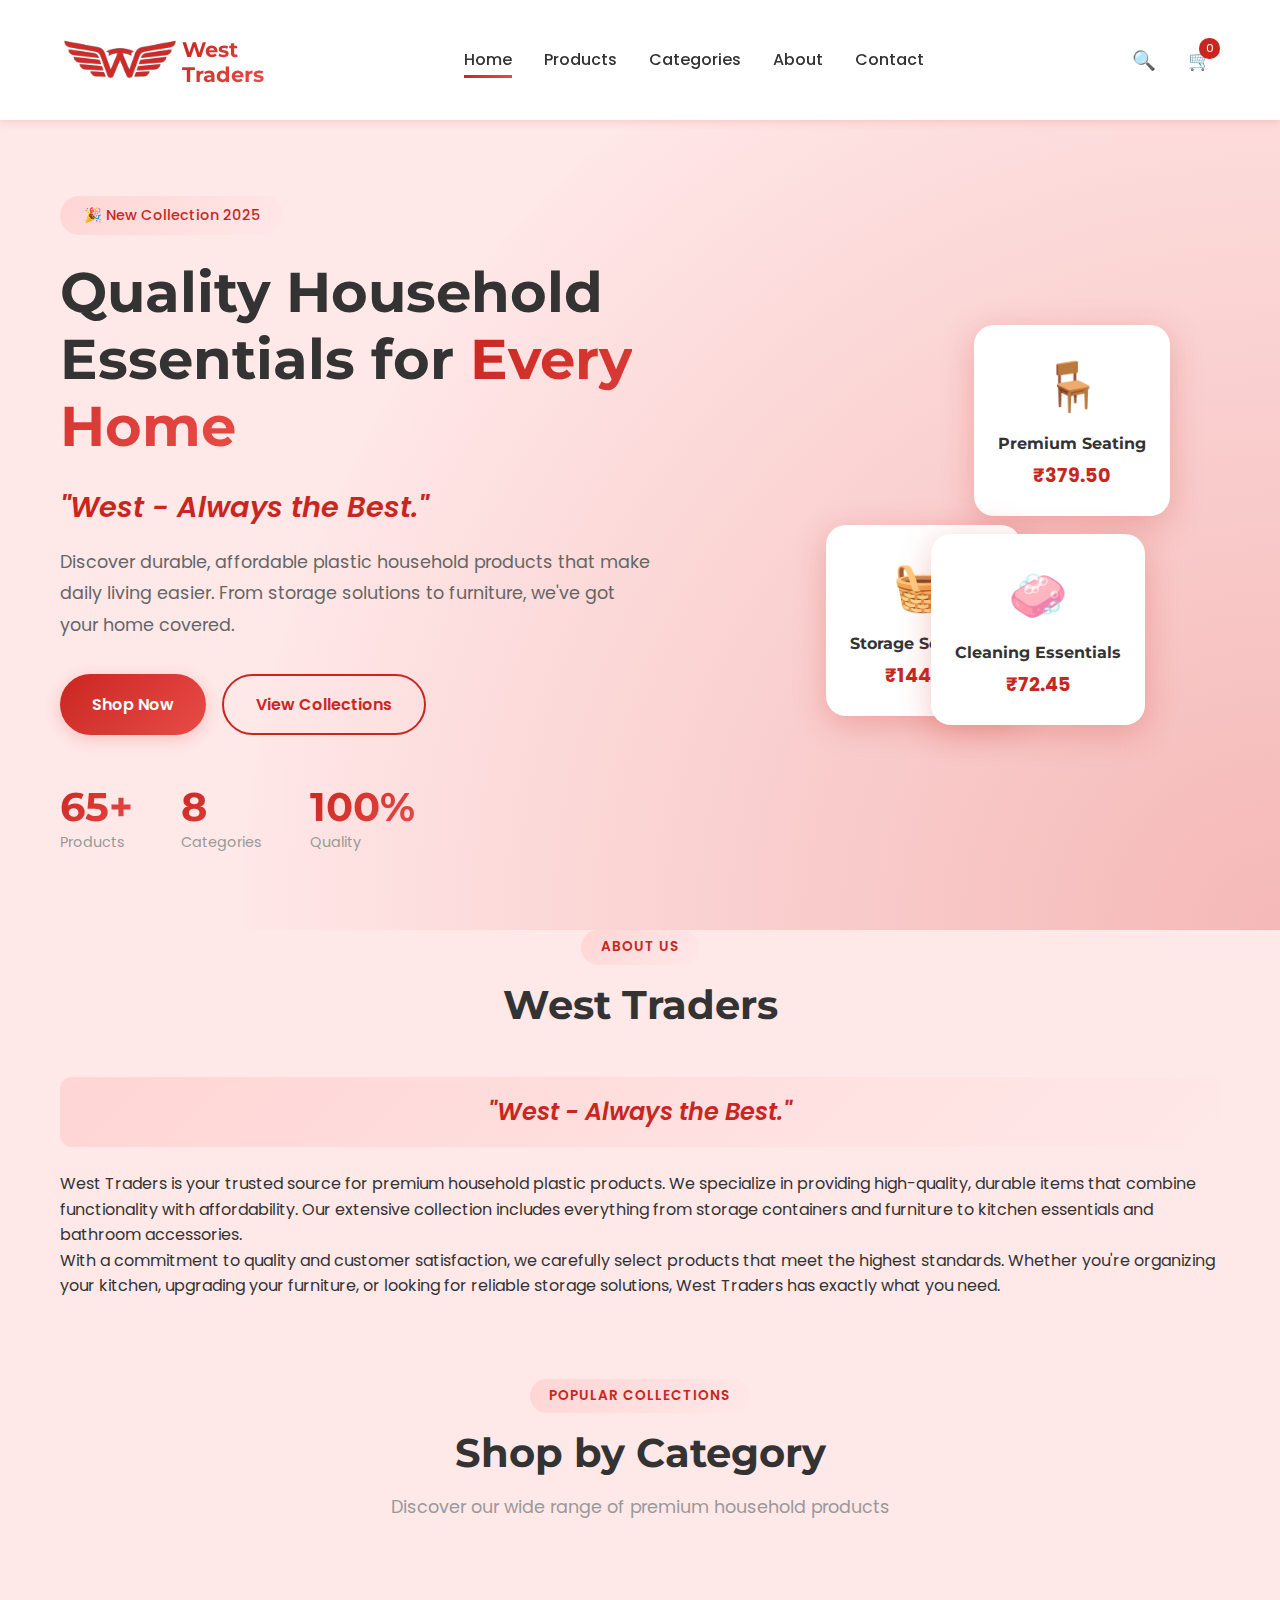
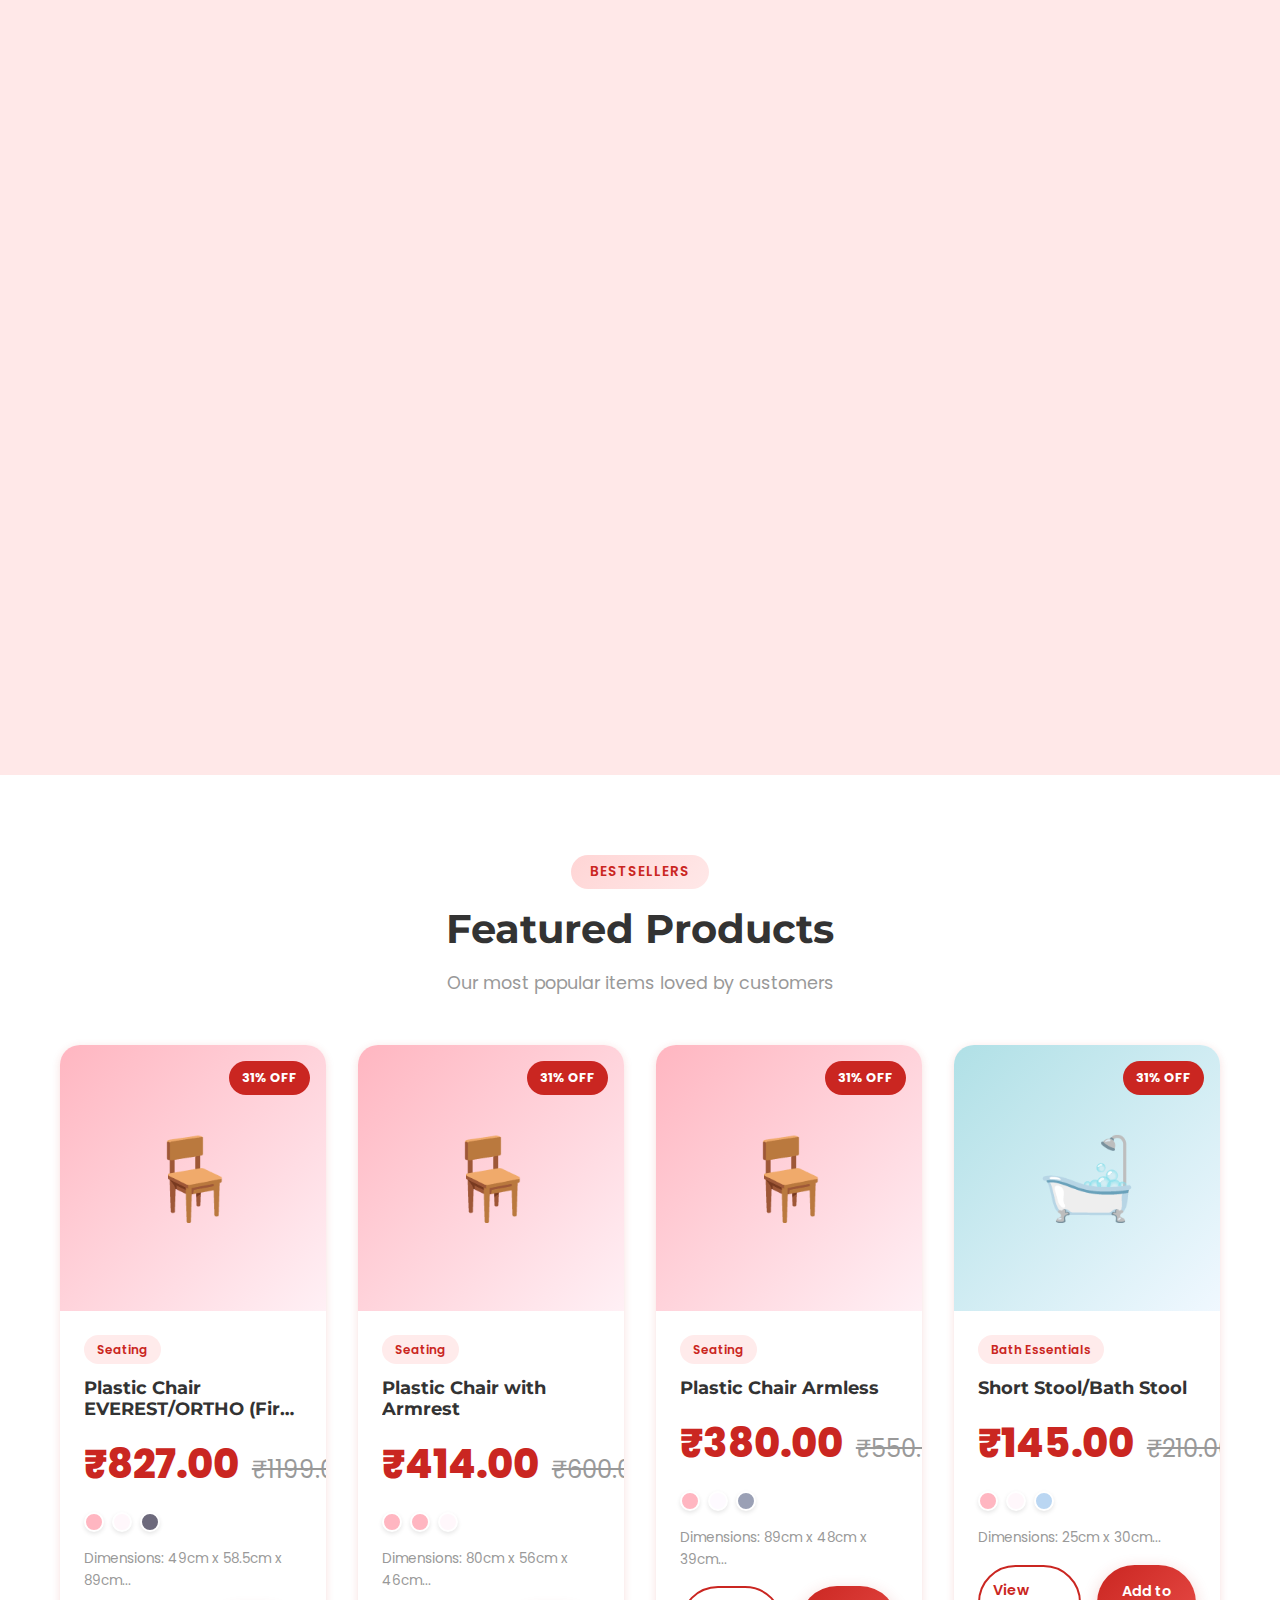
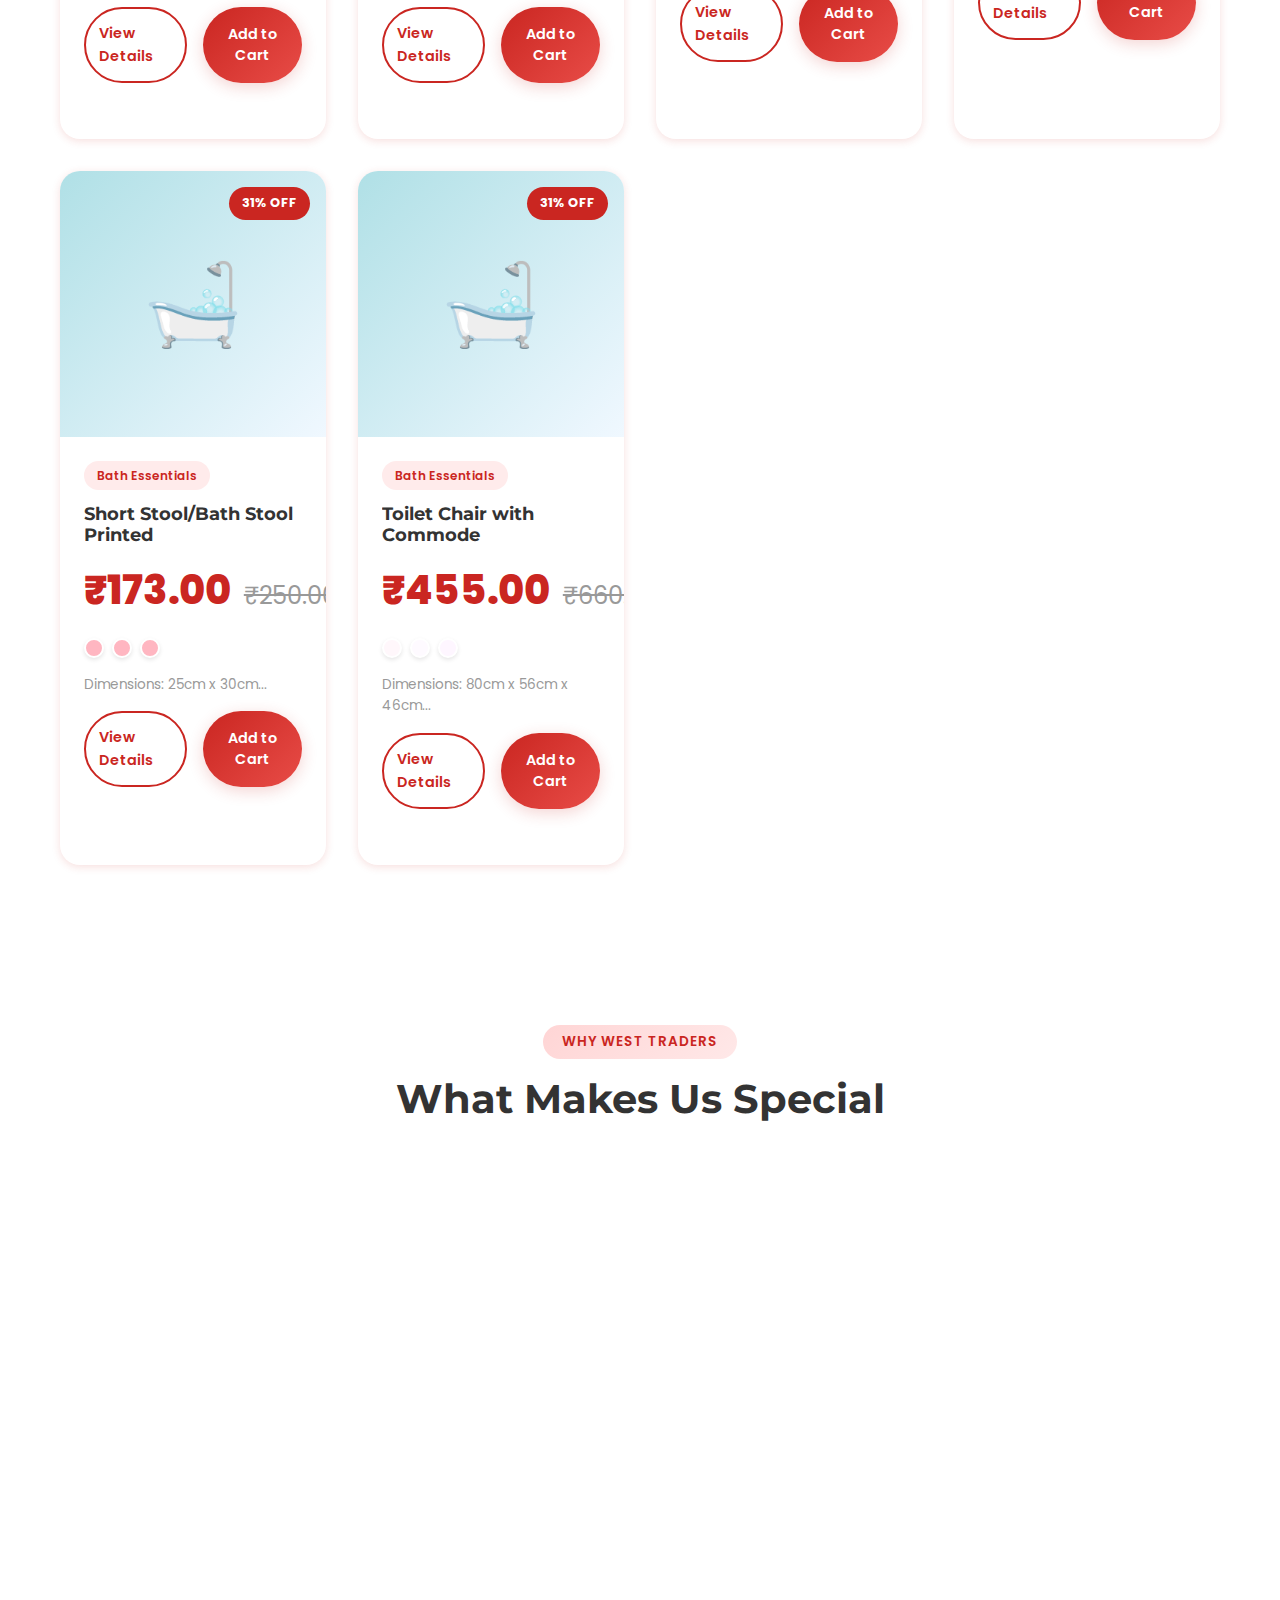
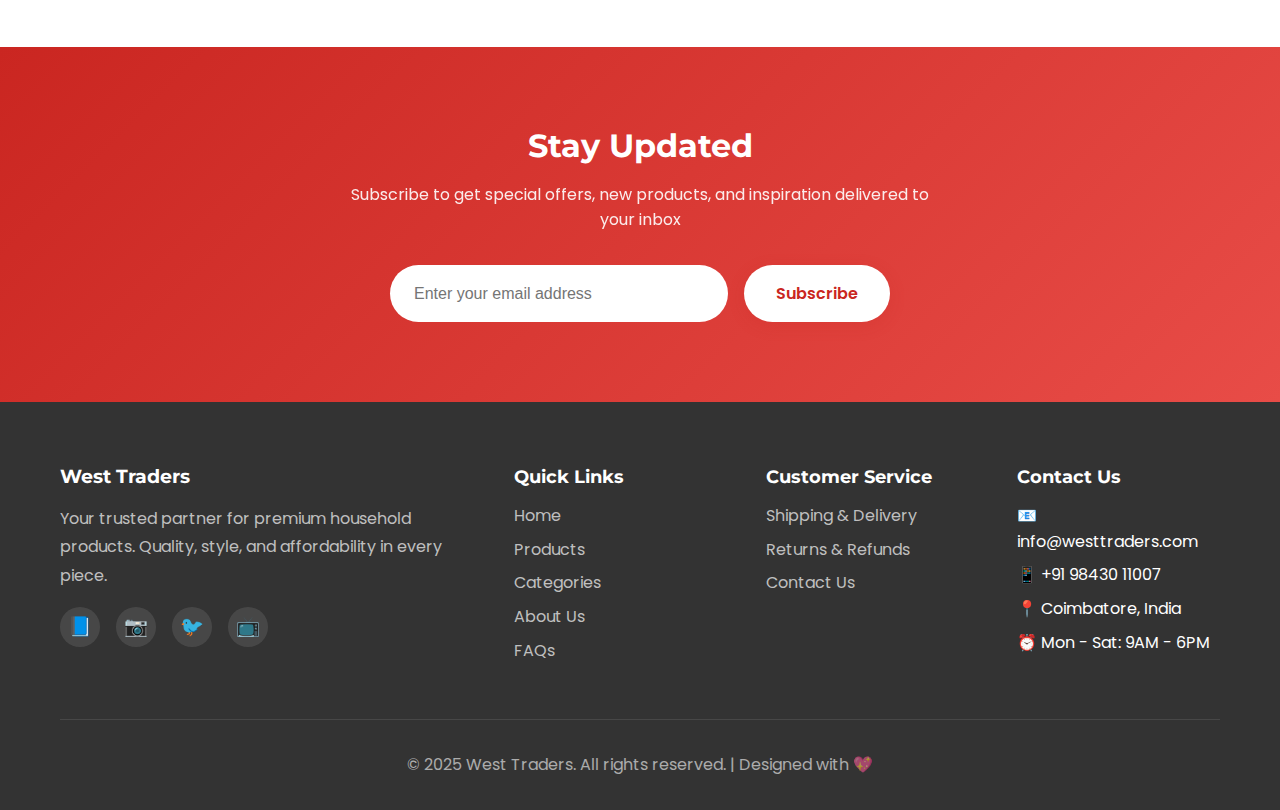
<file: index.html>
<!DOCTYPE html>
<html lang="en">
<head>
    <meta charset="UTF-8">
    <meta name="viewport" content="width=device-width, initial-scale=1.0">
    <title>West Traders - Premium Household Products</title>
    <link rel="stylesheet" href="assets/css/style.css">
    <link href="https://fonts.googleapis.com/css2?family=Montserrat:wght@300;400;500;600;700;800&family=Poppins:wght@300;400;500;600;700&display=swap" rel="stylesheet">
</head>
<body>
    <!-- Navigation -->
    <nav class="navbar">
        <div class="container">
            <a href="index.html" class="nav-brand">
                <img src="resources/1-removebg-preview.png" alt="West Traders Logo" class="nav-logo">
                <div class="brand-text">
                    <h1><span class="brand-line">West</span><span class="brand-line">Traders</span></h1>
                </div>
            </a>
            <div class="nav-links">
                <a href="index.html" class="active">Home</a>
                <a href="products.html">Products</a>
                <a href="#categories">Categories</a>
                <a href="about.html">About</a>
                <a href="contact.html">Contact</a>
            </div>
            <div class="nav-icons">
                <button class="icon-btn search-btn">🔍</button>
                <button class="icon-btn cart-btn">
                    🛒
                    <span class="badge">0</span>
                </button>
            </div>
            <button class="mobile-menu-btn">☰</button>
        </div>
    </nav>

    <!-- Hero Section -->
    <section class="hero">
        <div class="hero-background">
            <div class="wave wave1"></div>
            <div class="wave wave2"></div>
            <div class="wave wave3"></div>
        </div>
        <div class="container hero-content">
            <div class="hero-text">
                <span class="hero-badge">🎉 New Collection 2025</span>
                <h1 class="hero-title">Quality Household Essentials for <span class="gradient-text">Every Home</span></h1>
                <p class="hero-slogan">"West - Always the Best."</p>
                <p class="hero-subtitle">Discover durable, affordable plastic household products that make daily living easier. From storage solutions to furniture, we've got your home covered.</p>
                <div class="hero-buttons">
                    <a href="products.html" class="btn btn-primary">Shop Now</a>
                    <a href="#categories" class="btn btn-outline">View Collections</a>
                </div>
                <div class="hero-stats">
                    <div class="stat">
                        <h3>65+</h3>
                        <p>Products</p>
                    </div>
                    <div class="stat">
                        <h3>8</h3>
                        <p>Categories</p>
                    </div>
                    <div class="stat">
                        <h3>100%</h3>
                        <p>Quality</p>
                    </div>
                </div>
            </div>
            <div class="hero-visual">
                <div class="floating-card card-1">
                    <div class="product-mini">
                        <div class="icon">🪑</div>
                        <h4>Premium Seating</h4>
                        <p>₹379.50</p>
                    </div>
                </div>
                <div class="floating-card card-2">
                    <div class="product-mini">
                        <div class="icon">🧺</div>
                        <h4>Storage Solutions</h4>
                        <p>₹144.90</p>
                    </div>
                </div>
                <div class="floating-card card-3">
                    <div class="product-mini">
                        <div class="icon">🧼</div>
                        <h4>Cleaning Essentials</h4>
                        <p>₹72.45</p>
                    </div>
                </div>
            </div>
        </div>
    </section>

    <!-- About West Traders Section -->
    <section id="about" class="about-section">
        <div class="container">
            <div class="section-header">
                <span class="section-badge">About Us</span>
                <h2>West Traders</h2>
            </div>
            <div class="about-content">
                <p class="company-slogan">"West - Always the Best."</p>
                <p>West Traders is your trusted source for premium household plastic products. We specialize in providing high-quality, durable items that combine functionality with affordability. Our extensive collection includes everything from storage containers and furniture to kitchen essentials and bathroom accessories.</p>
                <p>With a commitment to quality and customer satisfaction, we carefully select products that meet the highest standards. Whether you're organizing your kitchen, upgrading your furniture, or looking for reliable storage solutions, West Traders has exactly what you need.</p>
            </div>
        </div>
    </section>

    <!-- Categories Section -->
    <section id="categories" class="categories">
        <div class="container">
            <div class="section-header">
                <span class="section-badge">Popular Collections</span>
                <h2>Shop by Category</h2>
                <p>Discover our wide range of premium household products</p>
            </div>
            <div class="category-grid">
                <a href="products.html?category=Seating" class="category-card" data-category="seating">
                    <div class="category-icon">🪑</div>
                    <h3>Seating</h3>
                    <p>Comfortable and durable chairs, stools, and stands designed for everyday use</p>
                    <span class="product-count">15 Products</span>
                    <div class="category-overlay"></div>
                </a>
                <a href="products.html?category=Storage & Utility" class="category-card" data-category="storage">
                    <div class="category-icon">🧺</div>
                    <h3>Storage & Utility</h3>
                    <p>Containers, buckets, drums, and bins in various sizes</p>
                    <span class="product-count">25 Products</span>
                    <div class="category-overlay"></div>
                </a>
                <a href="products.html?category=Cleaning Essentials" class="category-card" data-category="cleaning">
                    <div class="category-icon">🧼</div>
                    <h3>Cleaning Essentials</h3>
                    <p>Dust Bins & Pans</p>
                    <span class="product-count">10 Products</span>
                    <div class="category-overlay"></div>
                </a>
                <a href="products.html?category=Bath Essentials" class="category-card" data-category="bath">
                    <div class="category-icon">🛁</div>
                    <h3>Bath Essentials</h3>
                    <p>Bath sets, commodes, toilet chairs, and bathroom stools</p>
                    <span class="product-count">6 Products</span>
                    <div class="category-overlay"></div>
                </a>
                <a href="products.html?category=Kitchen Storage" class="category-card" data-category="kitchen">
                    <div class="category-icon">🍱</div>
                    <h3>Kitchen Storage</h3>
                    <p>Mugs, containers, grinder stands, and more</p>
                    <span class="product-count">7 Products</span>
                    <div class="category-overlay"></div>
                </a>
                <a href="products.html?category=Appliance Accessories" class="category-card" data-category="appliance">
                    <div class="category-icon">⚙️</div>
                    <h3>Stands & Organizers</h3>
                    <p>Fridge stands, cupboard stands, grinder stands, and wall organizers</p>
                    <span class="product-count">12 Products</span>
                    <div class="category-overlay"></div>
                </a>
            </div>
        </div>
    </section>

    <!-- Featured Products -->
    <section class="featured-products">
        <div class="container">
            <div class="section-header">
                <span class="section-badge">Bestsellers</span>
                <h2>Featured Products</h2>
                <p>Our most popular items loved by customers</p>
            </div>
            <div class="products-carousel" id="featured-carousel">
                <!-- Products will be loaded here by JavaScript -->
            </div>
        </div>
    </section>

    <!-- Why Choose Us -->
    <section class="why-choose">
        <div class="container">
            <div class="section-header">
                <span class="section-badge">Why West Traders</span>
                <h2>What Makes Us Special</h2>
            </div>
            <div class="features-grid">
                <div class="feature-card">
                    <div class="feature-icon">✨</div>
                    <h3>Quality First</h3>
                    <p>All our products are made from virgin plastic material, ensuring durability and longevity that recycled alternatives simply can't match.</p>
                </div>
                <div class="feature-card">
                    <div class="feature-icon">💰</div>
                    <h3>Affordable Pricing</h3>
                    <p>We believe quality shouldn't break the bank. Our competitive prices make premium household items accessible to everyone.</p>
                </div>
                <div class="feature-card">
                    <div class="feature-icon">🎨</div>
                    <h3>Wide Selection</h3>
                    <p>From 2-liter buckets to 50-liter drums, from compact stools to ergonomic chairs—we offer the right size and style for every need.</p>
                </div>
                <div class="feature-card">
                    <div class="feature-icon">🤝</div>
                    <h3>Trusted by Thousands</h3>
                    <p>Join our growing family of satisfied customers who trust West Traders for their household essentials.</p>
                </div>
            </div>
        </div>
    </section>

    <!-- Newsletter -->
    <section class="newsletter">
        <div class="container">
            <div class="newsletter-content">
                <div class="newsletter-text">
                    <h2>Stay Updated</h2>
                    <p>Subscribe to get special offers, new products, and inspiration delivered to your inbox</p>
                </div>
                <form class="newsletter-form">
                    <input type="email" placeholder="Enter your email address" required>
                    <button type="submit" class="btn btn-primary">Subscribe</button>
                </form>
            </div>
        </div>
    </section>

    <!-- Footer -->
    <footer class="footer">
        <div class="container">
            <div class="footer-grid">
                <div class="footer-col">
                    <h3>West Traders</h3>
                    <p>Your trusted partner for premium household products. Quality, style, and affordability in every piece.</p>
                    <div class="social-links">
                        <a href="#">📘</a>
                        <a href="#">📷</a>
                        <a href="#">🐦</a>
                        <a href="#">📺</a>
                    </div>
                </div>
                <div class="footer-col">
                    <h4>Quick Links</h4>
                    <ul>
                        <li><a href="index.html">Home</a></li>
                        <li><a href="products.html">Products</a></li>
                        <li><a href="#categories">Categories</a></li>
                        <li><a href="about.html">About Us</a></li>
                        <li><a href="faq.html">FAQs</a></li>
                    </ul>
                </div>
                <div class="footer-col">
                    <h4>Customer Service</h4>
                    <ul>
                        <li><a href="shipping.html">Shipping & Delivery</a></li>
                        <li><a href="returns.html">Returns & Refunds</a></li>
                        <li><a href="contact.html">Contact Us</a></li>
                    </ul>
                </div>
                <div class="footer-col">
                    <h4>Contact Us</h4>
                    <ul>
                        <li>📧 info@westtraders.com</li>
                        <li>📱 +91 98430 11007</li>
                        <li>📍 Coimbatore, India</li>
                        <li>⏰ Mon - Sat: 9AM - 6PM</li>
                    </ul>
                </div>
            </div>
            <div class="footer-bottom">
                <p>&copy; 2025 West Traders. All rights reserved. | Designed with 💖</p>
            </div>
        </div>
    </footer>

    <!-- Back to Top Button -->
    <button class="back-to-top" id="backToTop">↑</button>

    <script src="assets/js/main.js"></script>
</body>
</html>
</file>
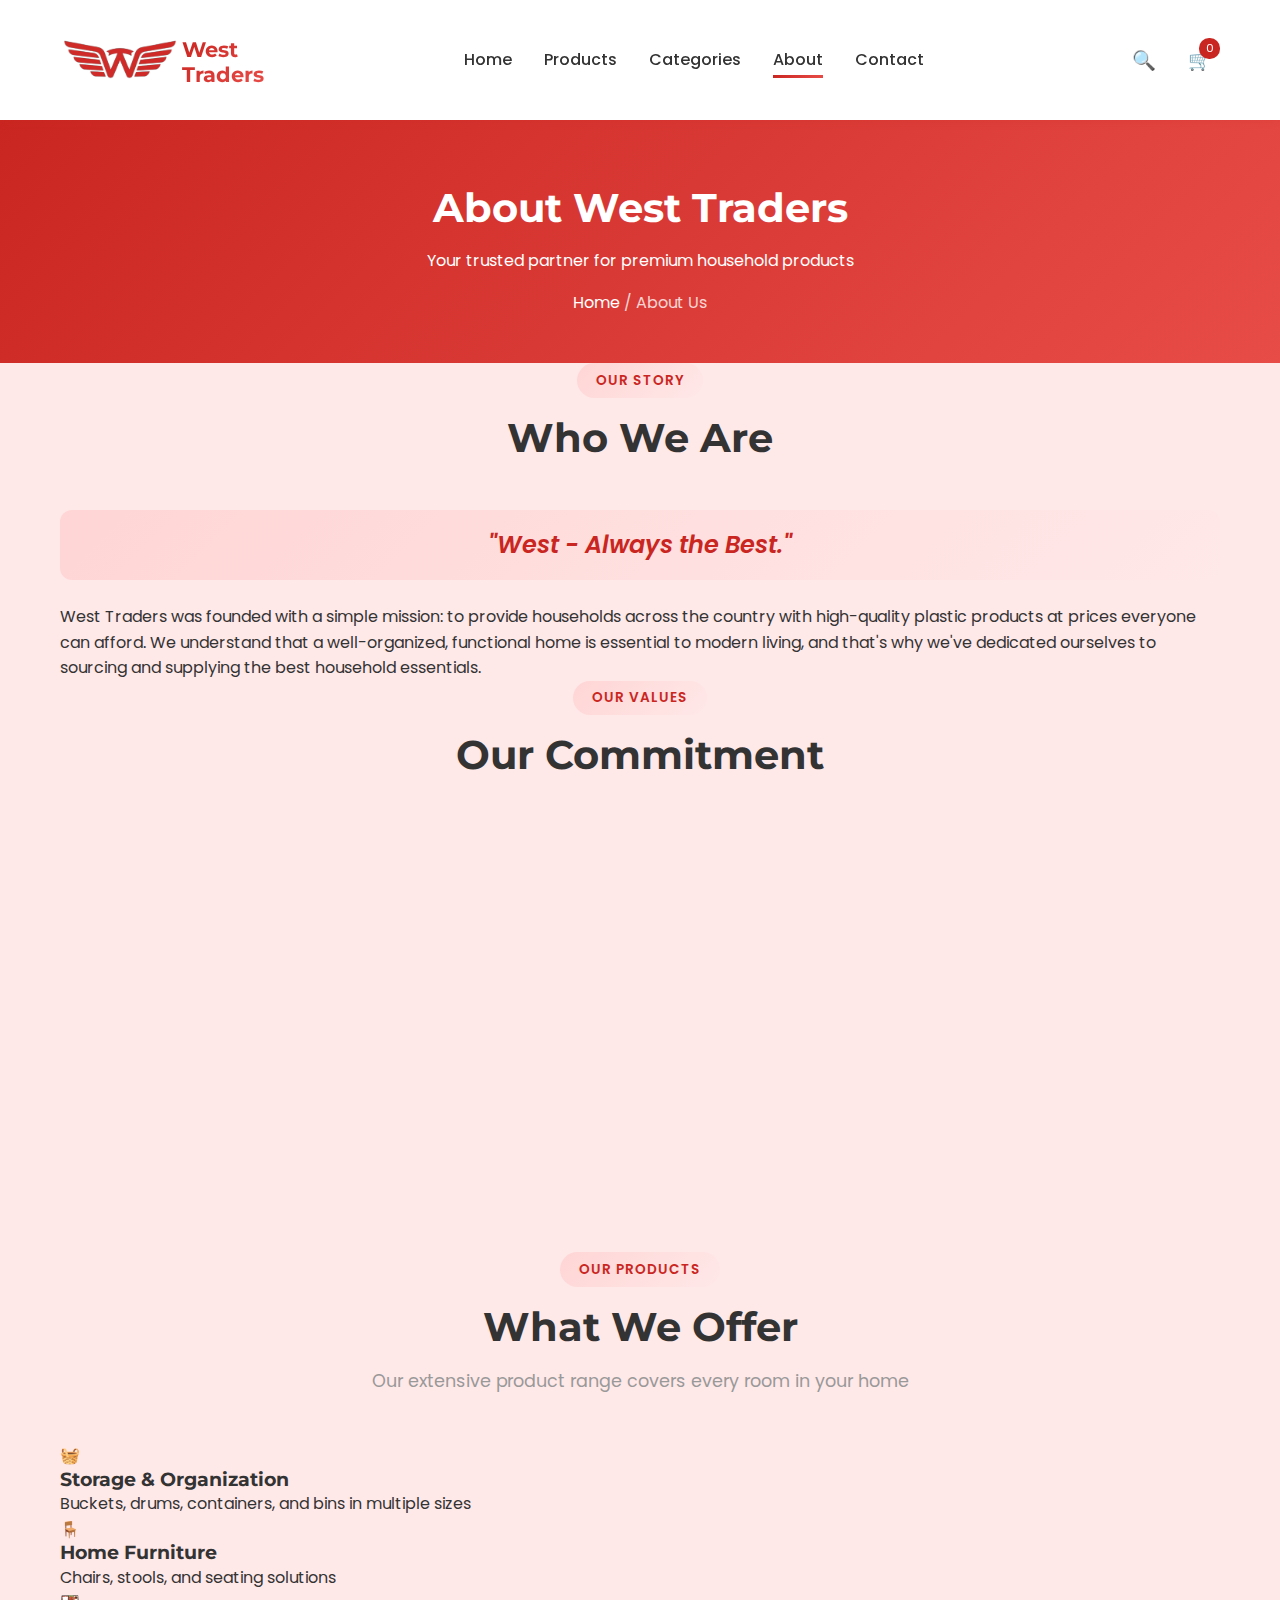
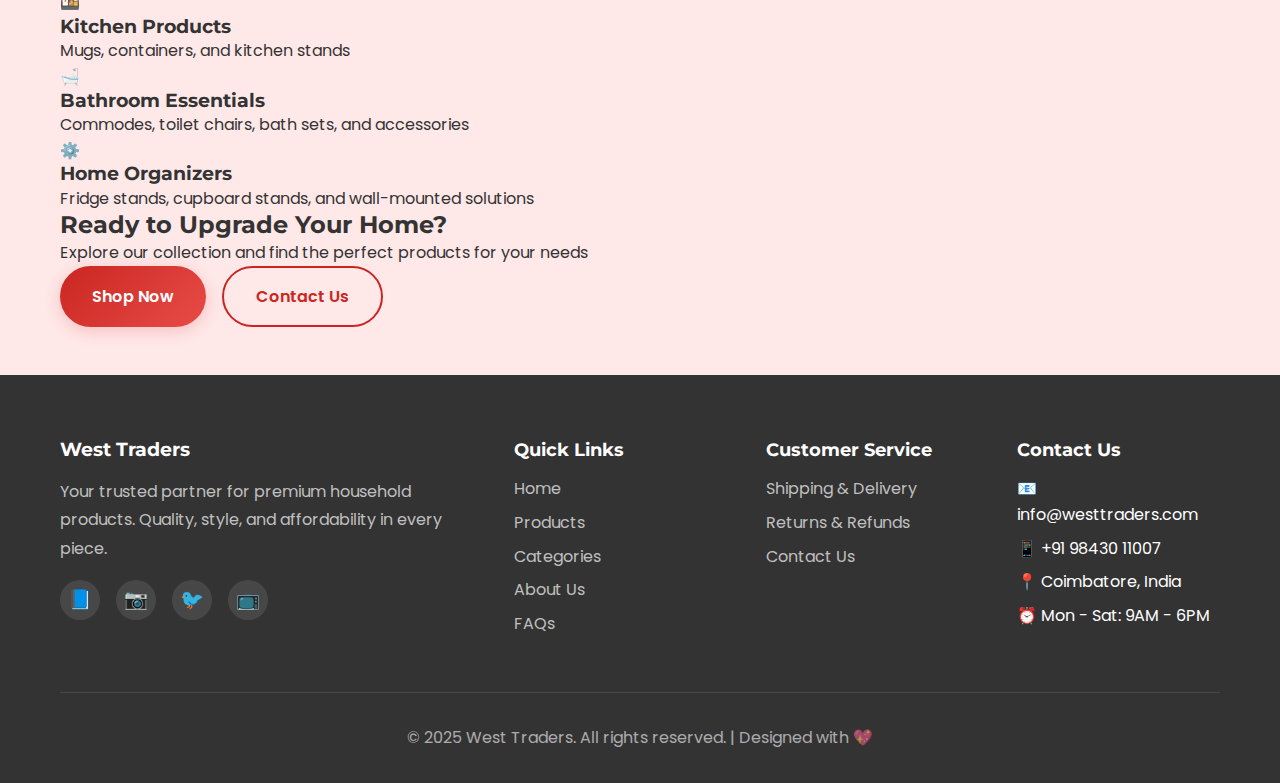
<file: about.html>
<!DOCTYPE html>
<html lang="en">
<head>
    <meta charset="UTF-8">
    <meta name="viewport" content="width=device-width, initial-scale=1.0">
    <title>About Us - West Traders</title>
    <link rel="stylesheet" href="assets/css/style.css">
    <link href="https://fonts.googleapis.com/css2?family=Montserrat:wght@300;400;500;600;700;800&family=Poppins:wght@300;400;500;600;700&display=swap" rel="stylesheet">
</head>
<body>
    <nav class="navbar">
        <div class="container">
            <a href="index.html" class="nav-brand">
                <img src="resources/1-removebg-preview.png" alt="West Traders Logo" class="nav-logo">
                <div class="brand-text">
                    <h1><span class="brand-line">West</span><span class="brand-line">Traders</span></h1>
                </div>
            </a>
            <div class="nav-links">
                <a href="index.html">Home</a>
                <a href="products.html">Products</a>
                <a href="index.html#categories">Categories</a>
                <a href="about.html" class="active">About</a>
                <a href="contact.html">Contact</a>
            </div>
            <div class="nav-icons">
                <button class="icon-btn search-btn">🔍</button>
                <button class="icon-btn cart-btn">
                    🛒
                    <span class="badge">0</span>
                </button>
            </div>
            <button class="mobile-menu-btn">☰</button>
        </div>
    </nav>

    <section class="page-header">
        <div class="container">
            <h1>About West Traders</h1>
            <p>Your trusted partner for premium household products</p>
            <div class="breadcrumb">
                <a href="index.html">Home</a> / <span>About Us</span>
            </div>
        </div>
    </section>

    <section class="about-page">
        <div class="container">
            <div class="about-intro">
                <div class="section-header">
                    <span class="section-badge">Our Story</span>
                    <h2>Who We Are</h2>
                </div>
                <p class="company-slogan">"West - Always the Best."</p>
                <p>West Traders was founded with a simple mission: to provide households across the country with high-quality plastic products at prices everyone can afford. We understand that a well-organized, functional home is essential to modern living, and that's why we've dedicated ourselves to sourcing and supplying the best household essentials.</p>
            </div>

            <div class="commitment-section">
                <div class="section-header">
                    <span class="section-badge">Our Values</span>
                    <h2>Our Commitment</h2>
                </div>
                <div class="features-grid">
                    <div class="feature-card">
                        <div class="feature-icon">✨</div>
                        <h3>Quality Assurance</h3>
                        <p>We exclusively offer virgin plastic products (first quality) that are built to last. Each item in our catalog meets strict quality standards.</p>
                    </div>
                    <div class="feature-card">
                        <div class="feature-icon">😊</div>
                        <h3>Customer Satisfaction</h3>
                        <p>Your happiness is our priority. We stand behind every product we sell and are committed to providing excellent customer service.</p>
                    </div>
                    <div class="feature-card">
                        <div class="feature-icon">💰</div>
                        <h3>Value for Money</h3>
                        <p>We work directly with manufacturers to bring you competitive prices without compromising on quality.</p>
                    </div>
                    <div class="feature-card">
                        <div class="feature-icon">🌱</div>
                        <h3>Sustainability</h3>
                        <p>While we focus on durability and longevity, we also care about the environment. Our products are designed to last years, reducing the need for frequent replacements.</p>
                    </div>
                </div>
            </div>

            <div class="what-we-offer">
                <div class="section-header">
                    <span class="section-badge">Our Products</span>
                    <h2>What We Offer</h2>
                    <p>Our extensive product range covers every room in your home</p>
                </div>
                <div class="offer-grid">
                    <div class="offer-item">
                        <div class="offer-icon">🧺</div>
                        <h3>Storage & Organization</h3>
                        <p>Buckets, drums, containers, and bins in multiple sizes</p>
                    </div>
                    <div class="offer-item">
                        <div class="offer-icon">🪑</div>
                        <h3>Home Furniture</h3>
                        <p>Chairs, stools, and seating solutions</p>
                    </div>
                    <div class="offer-item">
                        <div class="offer-icon">🍱</div>
                        <h3>Kitchen Products</h3>
                        <p>Mugs, containers, and kitchen stands</p>
                    </div>
                    <div class="offer-item">
                        <div class="offer-icon">🛁</div>
                        <h3>Bathroom Essentials</h3>
                        <p>Commodes, toilet chairs, bath sets, and accessories</p>
                    </div>
                    <div class="offer-item">
                        <div class="offer-icon">⚙️</div>
                        <h3>Home Organizers</h3>
                        <p>Fridge stands, cupboard stands, and wall-mounted solutions</p>
                    </div>
                </div>
            </div>

            <div class="cta-section">
                <h2>Ready to Upgrade Your Home?</h2>
                <p>Explore our collection and find the perfect products for your needs</p>
                <div class="hero-buttons">
                    <a href="products.html" class="btn btn-primary">Shop Now</a>
                    <a href="contact.html" class="btn btn-outline">Contact Us</a>
                </div>
            </div>
        </div>
    </section>

    <footer class="footer">
        <div class="container">
            <div class="footer-grid">
                <div class="footer-col">
                    <h3>West Traders</h3>
                    <p>Your trusted partner for premium household products. Quality, style, and affordability in every piece.</p>
                    <div class="social-links">
                        <a href="#">📘</a>
                        <a href="#">📷</a>
                        <a href="#">🐦</a>
                        <a href="#">📺</a>
                    </div>
                </div>
                <div class="footer-col">
                    <h4>Quick Links</h4>
                    <ul>
                        <li><a href="index.html">Home</a></li>
                        <li><a href="products.html">Products</a></li>
                        <li><a href="index.html#categories">Categories</a></li>
                        <li><a href="about.html">About Us</a></li>
                        <li><a href="faq.html">FAQs</a></li>
                    </ul>
                </div>
                <div class="footer-col">
                    <h4>Customer Service</h4>
                    <ul>
                        <li><a href="shipping.html">Shipping & Delivery</a></li>
                        <li><a href="returns.html">Returns & Refunds</a></li>
                        <li><a href="contact.html">Contact Us</a></li>
                    </ul>
                </div>
                <div class="footer-col">
                    <h4>Contact Us</h4>
                    <ul>
                        <li>📧 info@westtraders.com</li>
                        <li>📱 +91 98430 11007</li>
                        <li>📍 Coimbatore, India</li>
                        <li>⏰ Mon - Sat: 9AM - 6PM</li>
                    </ul>
                </div>
            </div>
            <div class="footer-bottom">
                <p>&copy; 2025 West Traders. All rights reserved. | Designed with 💖</p>
            </div>
        </div>
    </footer>

    <button class="back-to-top" id="backToTop">↑</button>

    <script src="assets/js/main.js"></script>
</body>
</html>
</file>
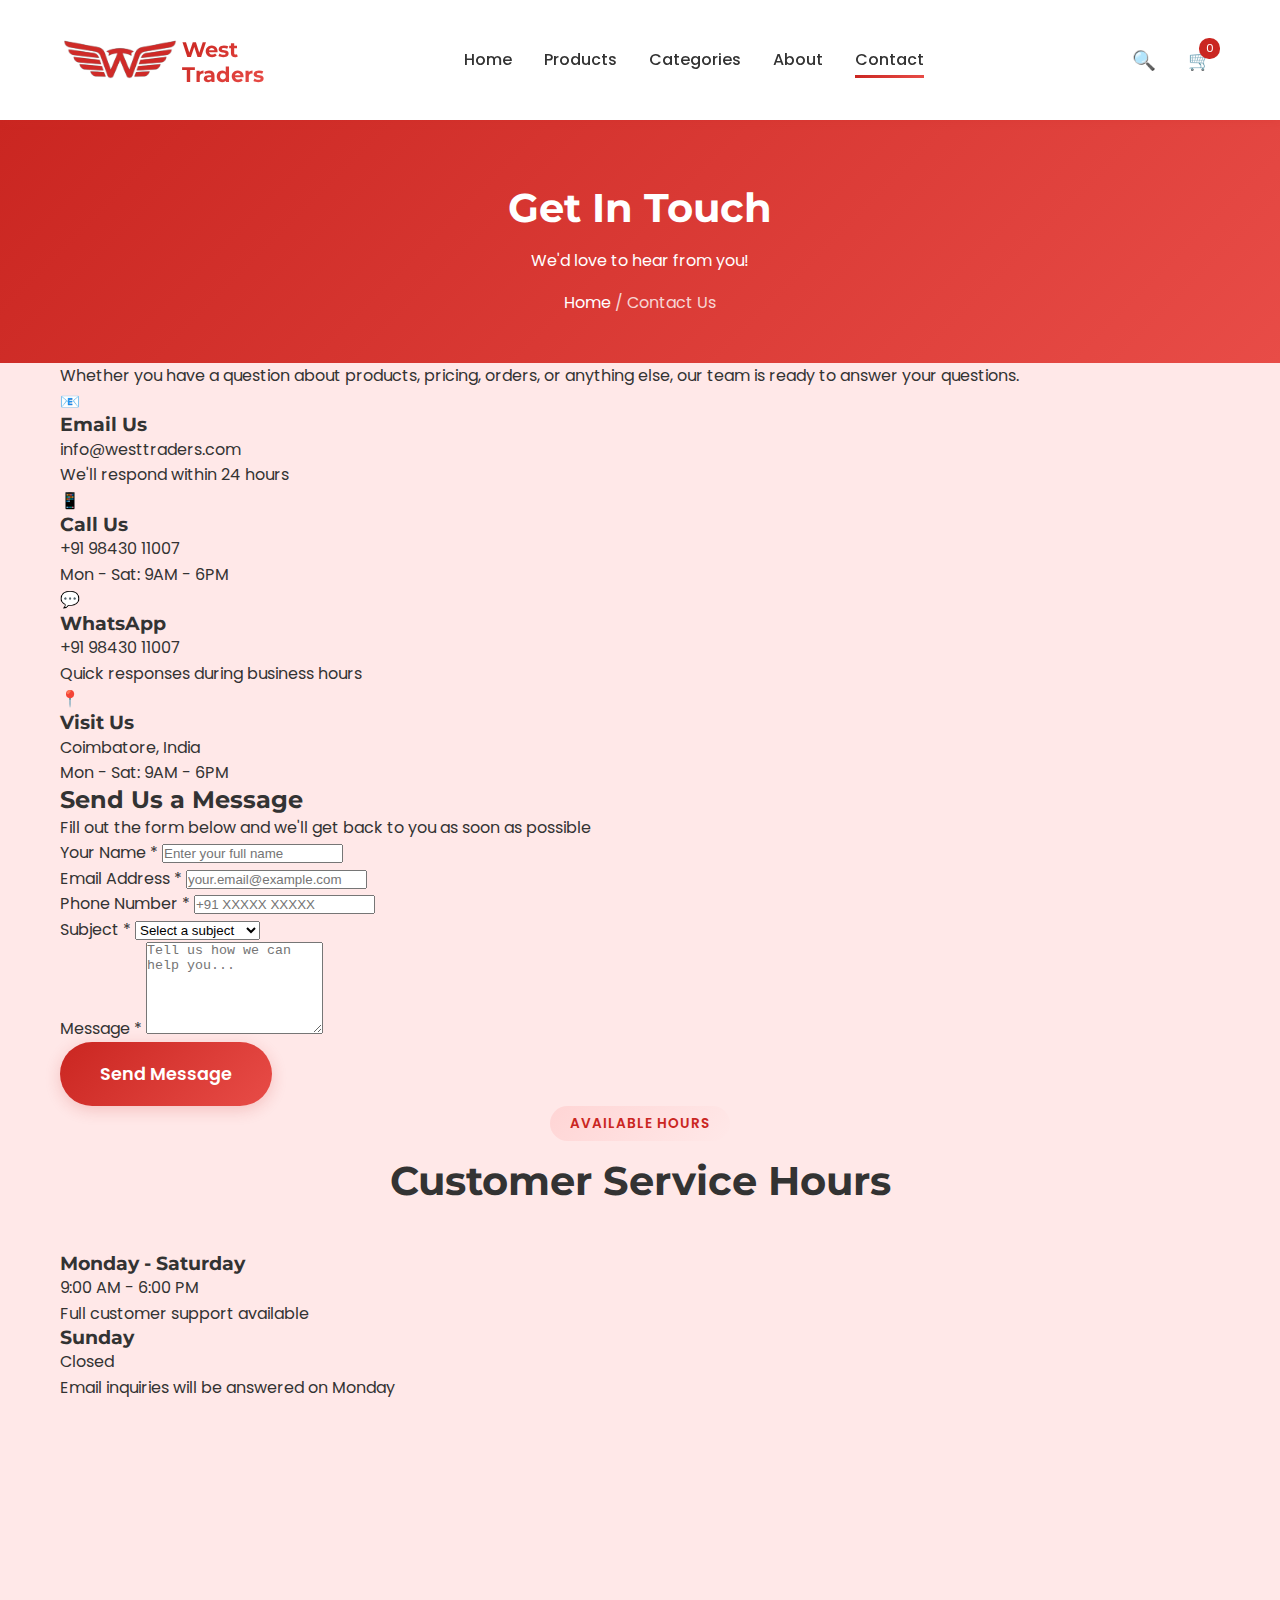
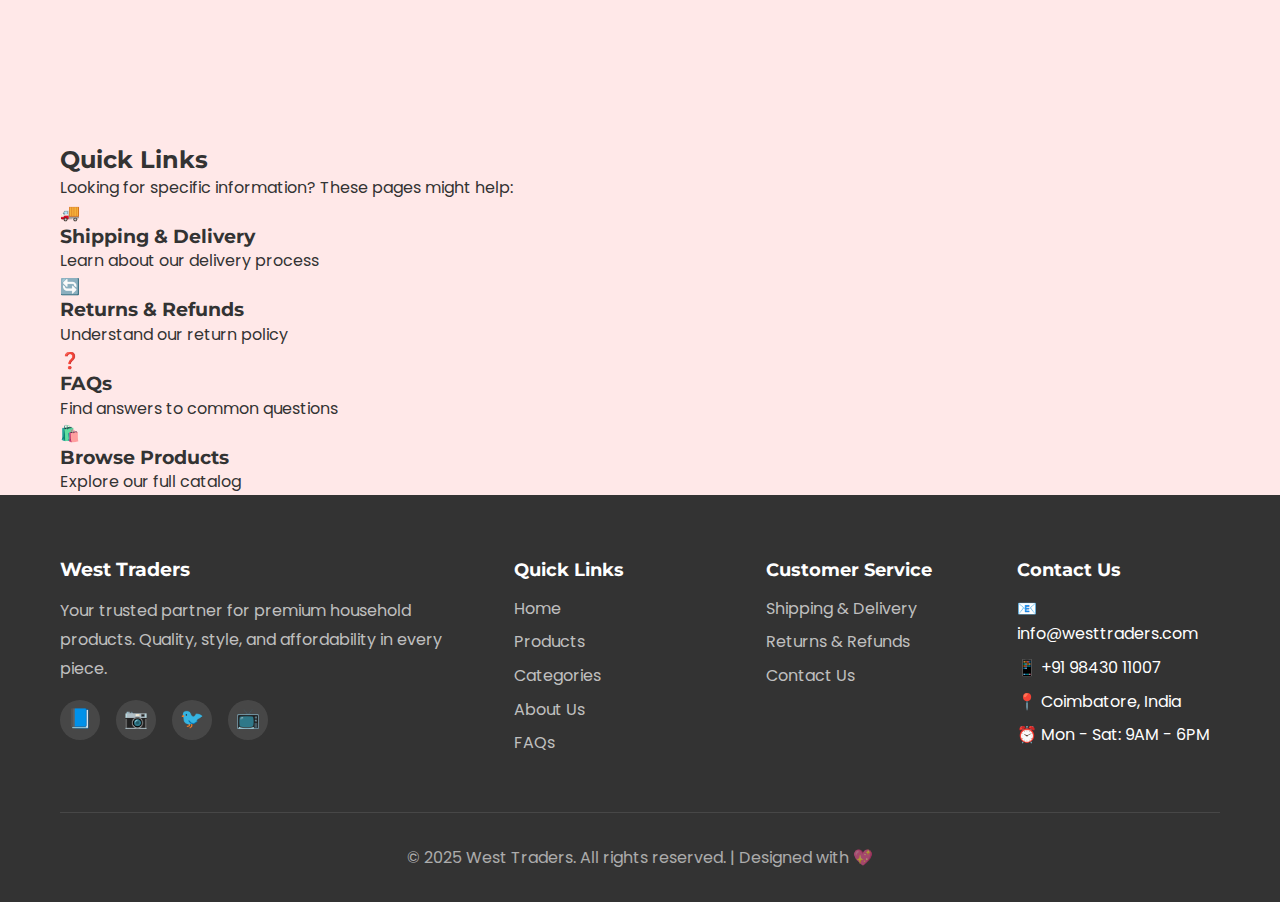
<file: contact.html>
<!DOCTYPE html>
<html lang="en">
<head>
    <meta charset="UTF-8">
    <meta name="viewport" content="width=device-width, initial-scale=1.0">
    <title>Contact Us - West Traders</title>
    <link rel="stylesheet" href="assets/css/style.css">
    <link href="https://fonts.googleapis.com/css2?family=Montserrat:wght@300;400;500;600;700;800&family=Poppins:wght@300;400;500;600;700&display=swap" rel="stylesheet">
</head>
<body>
    <nav class="navbar">
        <div class="container">
            <a href="index.html" class="nav-brand">
                <img src="resources/1-removebg-preview.png" alt="West Traders Logo" class="nav-logo">
                <div class="brand-text">
                    <h1><span class="brand-line">West</span><span class="brand-line">Traders</span></h1>
                </div>
            </a>
            <div class="nav-links">
                <a href="index.html">Home</a>
                <a href="products.html">Products</a>
                <a href="index.html#categories">Categories</a>
                <a href="about.html">About</a>
                <a href="contact.html" class="active">Contact</a>
            </div>
            <div class="nav-icons">
                <button class="icon-btn search-btn">🔍</button>
                <button class="icon-btn cart-btn">
                    🛒
                    <span class="badge">0</span>
                </button>
            </div>
            <button class="mobile-menu-btn">☰</button>
        </div>
    </nav>

    <section class="page-header">
        <div class="container">
            <h1>Get In Touch</h1>
            <p>We'd love to hear from you!</p>
            <div class="breadcrumb">
                <a href="index.html">Home</a> / <span>Contact Us</span>
            </div>
        </div>
    </section>

    <section class="contact-section">
        <div class="container">
            <div class="contact-intro">
                <p>Whether you have a question about products, pricing, orders, or anything else, our team is ready to answer your questions.</p>
            </div>

            <div class="contact-layout">
                <div class="contact-info-cards">
                    <div class="info-card">
                        <div class="info-icon">📧</div>
                        <h3>Email Us</h3>
                        <p>info@westtraders.com</p>
                        <p class="info-note">We'll respond within 24 hours</p>
                    </div>

                    <div class="info-card">
                        <div class="info-icon">📱</div>
                        <h3>Call Us</h3>
                        <p>+91 98430 11007</p>
                        <p class="info-note">Mon - Sat: 9AM - 6PM</p>
                    </div>

                    <div class="info-card">
                        <div class="info-icon">💬</div>
                        <h3>WhatsApp</h3>
                        <p>+91 98430 11007</p>
                        <p class="info-note">Quick responses during business hours</p>
                    </div>

                    <div class="info-card">
                        <div class="info-icon">📍</div>
                        <h3>Visit Us</h3>
                        <p>Coimbatore, India</p>
                        <p class="info-note">Mon - Sat: 9AM - 6PM</p>
                    </div>
                </div>

                <div class="contact-form-container">
                    <h2>Send Us a Message</h2>
                    <p>Fill out the form below and we'll get back to you as soon as possible</p>
                    <form class="contact-form">
                        <div class="form-row">
                            <div class="form-group">
                                <label for="name">Your Name *</label>
                                <input type="text" id="name" name="name" required placeholder="Enter your full name">
                            </div>
                            <div class="form-group">
                                <label for="email">Email Address *</label>
                                <input type="email" id="email" name="email" required placeholder="your.email@example.com">
                            </div>
                        </div>

                        <div class="form-row">
                            <div class="form-group">
                                <label for="phone">Phone Number *</label>
                                <input type="tel" id="phone" name="phone" required placeholder="+91 XXXXX XXXXX">
                            </div>
                            <div class="form-group">
                                <label for="subject">Subject *</label>
                                <select id="subject" name="subject" required>
                                    <option value="">Select a subject</option>
                                    <option value="general">General Inquiry</option>
                                    <option value="product">Product Question</option>
                                    <option value="order">Order Status</option>
                                    <option value="bulk">Bulk Order</option>
                                    <option value="return">Return/Refund</option>
                                    <option value="feedback">Feedback</option>
                                    <option value="other">Other</option>
                                </select>
                            </div>
                        </div>

                        <div class="form-group">
                            <label for="message">Message *</label>
                            <textarea id="message" name="message" rows="6" required placeholder="Tell us how we can help you..."></textarea>
                        </div>

                        <button type="submit" class="btn btn-primary btn-large">Send Message</button>
                    </form>
                </div>
            </div>

            <div class="business-hours">
                <div class="section-header">
                    <span class="section-badge">Available Hours</span>
                    <h2>Customer Service Hours</h2>
                </div>
                <div class="hours-grid">
                    <div class="hours-card">
                        <h3>Monday - Saturday</h3>
                        <p class="time">9:00 AM - 6:00 PM</p>
                        <p class="hours-note">Full customer support available</p>
                    </div>
                    <div class="hours-card">
                        <h3>Sunday</h3>
                        <p class="time">Closed</p>
                        <p class="hours-note">Email inquiries will be answered on Monday</p>
                    </div>
                </div>
            </div>

            <div class="bulk-orders-section">
                <div class="feature-card">
                    <div class="feature-icon">📦</div>
                    <h2>Bulk Orders & Wholesale</h2>
                    <p>Planning to order in large quantities? We offer special bulk pricing and dedicated support for wholesale customers.</p>
                    <ul class="policy-list">
                        <li>Competitive wholesale pricing</li>
                        <li>Flexible payment terms</li>
                        <li>Priority processing and delivery</li>
                        <li>Dedicated account manager</li>
                    </ul>
                    <p class="bulk-cta">Contact us at <strong>info@westtraders.com</strong> or call <strong>+91 98430 11007</strong> with your requirements for a customized quote.</p>
                </div>
            </div>

            <div class="quick-links-section">
                <h2>Quick Links</h2>
                <p>Looking for specific information? These pages might help:</p>
                <div class="quick-links-grid">
                    <a href="shipping.html" class="quick-link-card">
                        <div class="quick-link-icon">🚚</div>
                        <h3>Shipping & Delivery</h3>
                        <p>Learn about our delivery process</p>
                    </a>
                    <a href="returns.html" class="quick-link-card">
                        <div class="quick-link-icon">🔄</div>
                        <h3>Returns & Refunds</h3>
                        <p>Understand our return policy</p>
                    </a>
                    <a href="faq.html" class="quick-link-card">
                        <div class="quick-link-icon">❓</div>
                        <h3>FAQs</h3>
                        <p>Find answers to common questions</p>
                    </a>
                    <a href="products.html" class="quick-link-card">
                        <div class="quick-link-icon">🛍️</div>
                        <h3>Browse Products</h3>
                        <p>Explore our full catalog</p>
                    </a>
                </div>
            </div>
        </div>
    </section>

    <footer class="footer">
        <div class="container">
            <div class="footer-grid">
                <div class="footer-col">
                    <h3>West Traders</h3>
                    <p>Your trusted partner for premium household products. Quality, style, and affordability in every piece.</p>
                    <div class="social-links">
                        <a href="#">📘</a>
                        <a href="#">📷</a>
                        <a href="#">🐦</a>
                        <a href="#">📺</a>
                    </div>
                </div>
                <div class="footer-col">
                    <h4>Quick Links</h4>
                    <ul>
                        <li><a href="index.html">Home</a></li>
                        <li><a href="products.html">Products</a></li>
                        <li><a href="index.html#categories">Categories</a></li>
                        <li><a href="about.html">About Us</a></li>
                        <li><a href="faq.html">FAQs</a></li>
                    </ul>
                </div>
                <div class="footer-col">
                    <h4>Customer Service</h4>
                    <ul>
                        <li><a href="shipping.html">Shipping & Delivery</a></li>
                        <li><a href="returns.html">Returns & Refunds</a></li>
                        <li><a href="contact.html">Contact Us</a></li>
                    </ul>
                </div>
                <div class="footer-col">
                    <h4>Contact Us</h4>
                    <ul>
                        <li>📧 info@westtraders.com</li>
                        <li>📱 +91 98430 11007</li>
                        <li>📍 Coimbatore, India</li>
                        <li>⏰ Mon - Sat: 9AM - 6PM</li>
                    </ul>
                </div>
            </div>
            <div class="footer-bottom">
                <p>&copy; 2025 West Traders. All rights reserved. | Designed with 💖</p>
            </div>
        </div>
    </footer>

    <button class="back-to-top" id="backToTop">↑</button>

    <script src="assets/js/main.js"></script>
</body>
</html>
</file>
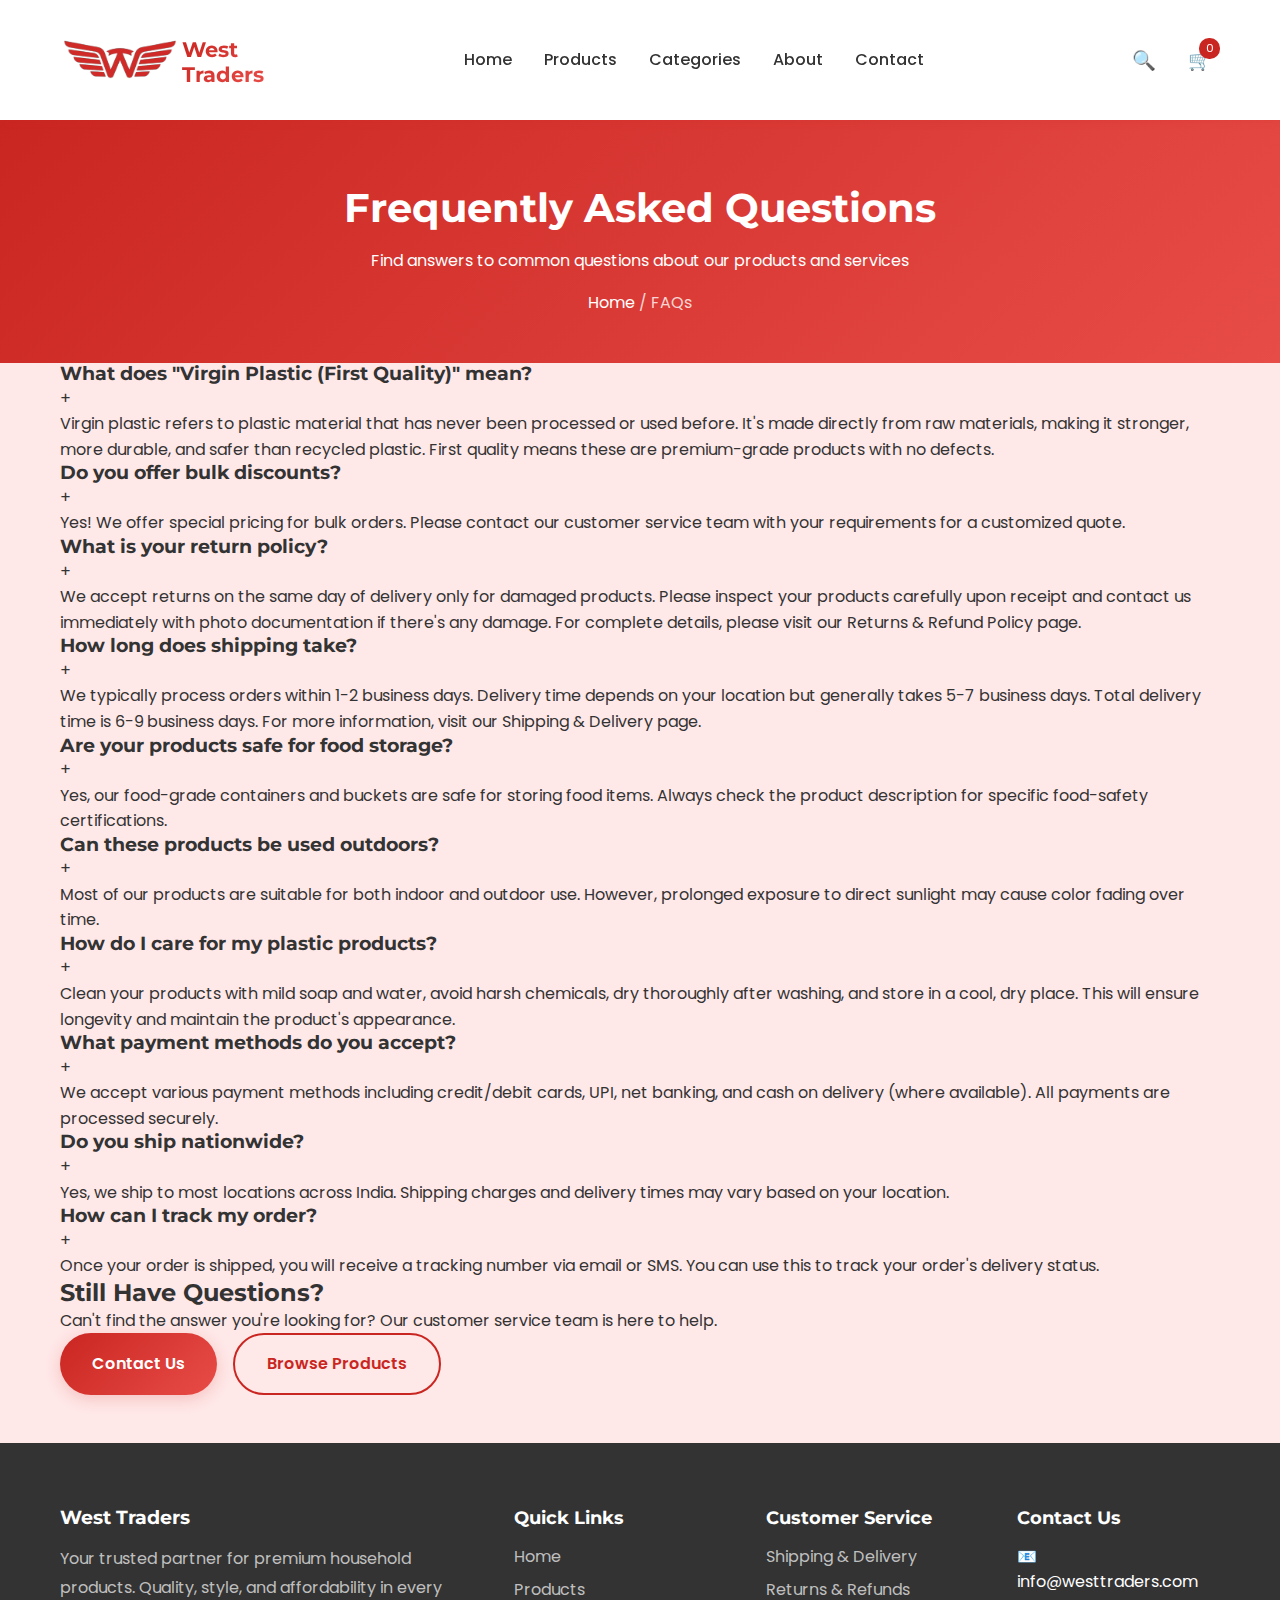
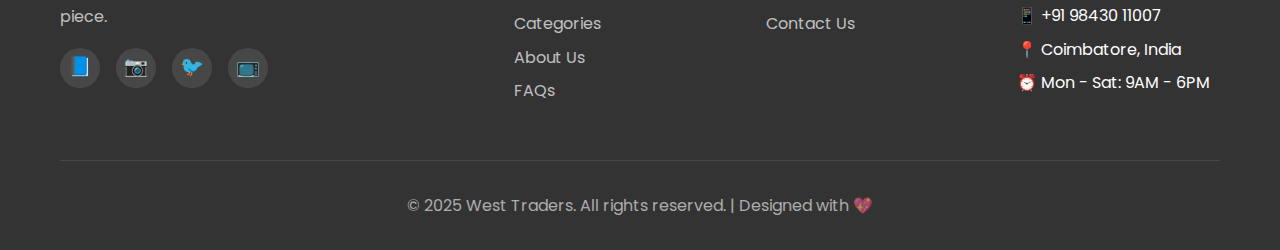
<file: faq.html>
<!DOCTYPE html>
<html lang="en">
<head>
    <meta charset="UTF-8">
    <meta name="viewport" content="width=device-width, initial-scale=1.0">
    <title>FAQs - West Traders</title>
    <link rel="stylesheet" href="assets/css/style.css">
    <link href="https://fonts.googleapis.com/css2?family=Montserrat:wght@300;400;500;600;700;800&family=Poppins:wght@300;400;500;600;700&display=swap" rel="stylesheet">
</head>
<body>
    <nav class="navbar">
        <div class="container">
            <a href="index.html" class="nav-brand">
                <img src="resources/1-removebg-preview.png" alt="West Traders Logo" class="nav-logo">
                <div class="brand-text">
                    <h1><span class="brand-line">West</span><span class="brand-line">Traders</span></h1>
                </div>
            </a>
            <div class="nav-links">
                <a href="index.html">Home</a>
                <a href="products.html">Products</a>
                <a href="index.html#categories">Categories</a>
                <a href="about.html">About</a>
                <a href="contact.html">Contact</a>
            </div>
            <div class="nav-icons">
                <button class="icon-btn search-btn">🔍</button>
                <button class="icon-btn cart-btn">
                    🛒
                    <span class="badge">0</span>
                </button>
            </div>
            <button class="mobile-menu-btn">☰</button>
        </div>
    </nav>

    <section class="page-header">
        <div class="container">
            <h1>Frequently Asked Questions</h1>
            <p>Find answers to common questions about our products and services</p>
            <div class="breadcrumb">
                <a href="index.html">Home</a> / <span>FAQs</span>
            </div>
        </div>
    </section>

    <section class="faq-section">
        <div class="container">
            <div class="faq-container">
                <div class="faq-item">
                    <div class="faq-question">
                        <h3>What does "Virgin Plastic (First Quality)" mean?</h3>
                        <span class="faq-toggle">+</span>
                    </div>
                    <div class="faq-answer">
                        <p>Virgin plastic refers to plastic material that has never been processed or used before. It's made directly from raw materials, making it stronger, more durable, and safer than recycled plastic. First quality means these are premium-grade products with no defects.</p>
                    </div>
                </div>

                <div class="faq-item">
                    <div class="faq-question">
                        <h3>Do you offer bulk discounts?</h3>
                        <span class="faq-toggle">+</span>
                    </div>
                    <div class="faq-answer">
                        <p>Yes! We offer special pricing for bulk orders. Please contact our customer service team with your requirements for a customized quote.</p>
                    </div>
                </div>

                <div class="faq-item">
                    <div class="faq-question">
                        <h3>What is your return policy?</h3>
                        <span class="faq-toggle">+</span>
                    </div>
                    <div class="faq-answer">
                        <p>We accept returns on the same day of delivery only for damaged products. Please inspect your products carefully upon receipt and contact us immediately with photo documentation if there's any damage. For complete details, please visit our <a href="returns.html">Returns & Refund Policy</a> page.</p>
                    </div>
                </div>

                <div class="faq-item">
                    <div class="faq-question">
                        <h3>How long does shipping take?</h3>
                        <span class="faq-toggle">+</span>
                    </div>
                    <div class="faq-answer">
                        <p>We typically process orders within 1-2 business days. Delivery time depends on your location but generally takes 5-7 business days. Total delivery time is 6-9 business days. For more information, visit our <a href="shipping.html">Shipping & Delivery</a> page.</p>
                    </div>
                </div>

                <div class="faq-item">
                    <div class="faq-question">
                        <h3>Are your products safe for food storage?</h3>
                        <span class="faq-toggle">+</span>
                    </div>
                    <div class="faq-answer">
                        <p>Yes, our food-grade containers and buckets are safe for storing food items. Always check the product description for specific food-safety certifications.</p>
                    </div>
                </div>

                <div class="faq-item">
                    <div class="faq-question">
                        <h3>Can these products be used outdoors?</h3>
                        <span class="faq-toggle">+</span>
                    </div>
                    <div class="faq-answer">
                        <p>Most of our products are suitable for both indoor and outdoor use. However, prolonged exposure to direct sunlight may cause color fading over time.</p>
                    </div>
                </div>

                <div class="faq-item">
                    <div class="faq-question">
                        <h3>How do I care for my plastic products?</h3>
                        <span class="faq-toggle">+</span>
                    </div>
                    <div class="faq-answer">
                        <p>Clean your products with mild soap and water, avoid harsh chemicals, dry thoroughly after washing, and store in a cool, dry place. This will ensure longevity and maintain the product's appearance.</p>
                    </div>
                </div>

                <div class="faq-item">
                    <div class="faq-question">
                        <h3>What payment methods do you accept?</h3>
                        <span class="faq-toggle">+</span>
                    </div>
                    <div class="faq-answer">
                        <p>We accept various payment methods including credit/debit cards, UPI, net banking, and cash on delivery (where available). All payments are processed securely.</p>
                    </div>
                </div>

                <div class="faq-item">
                    <div class="faq-question">
                        <h3>Do you ship nationwide?</h3>
                        <span class="faq-toggle">+</span>
                    </div>
                    <div class="faq-answer">
                        <p>Yes, we ship to most locations across India. Shipping charges and delivery times may vary based on your location.</p>
                    </div>
                </div>

                <div class="faq-item">
                    <div class="faq-question">
                        <h3>How can I track my order?</h3>
                        <span class="faq-toggle">+</span>
                    </div>
                    <div class="faq-answer">
                        <p>Once your order is shipped, you will receive a tracking number via email or SMS. You can use this to track your order's delivery status.</p>
                    </div>
                </div>
            </div>

            <div class="faq-contact">
                <h2>Still Have Questions?</h2>
                <p>Can't find the answer you're looking for? Our customer service team is here to help.</p>
                <div class="hero-buttons">
                    <a href="contact.html" class="btn btn-primary">Contact Us</a>
                    <a href="products.html" class="btn btn-outline">Browse Products</a>
                </div>
            </div>
        </div>
    </section>

    <footer class="footer">
        <div class="container">
            <div class="footer-grid">
                <div class="footer-col">
                    <h3>West Traders</h3>
                    <p>Your trusted partner for premium household products. Quality, style, and affordability in every piece.</p>
                    <div class="social-links">
                        <a href="#">📘</a>
                        <a href="#">📷</a>
                        <a href="#">🐦</a>
                        <a href="#">📺</a>
                    </div>
                </div>
                <div class="footer-col">
                    <h4>Quick Links</h4>
                    <ul>
                        <li><a href="index.html">Home</a></li>
                        <li><a href="products.html">Products</a></li>
                        <li><a href="index.html#categories">Categories</a></li>
                        <li><a href="about.html">About Us</a></li>
                        <li><a href="faq.html">FAQs</a></li>
                    </ul>
                </div>
                <div class="footer-col">
                    <h4>Customer Service</h4>
                    <ul>
                        <li><a href="shipping.html">Shipping & Delivery</a></li>
                        <li><a href="returns.html">Returns & Refunds</a></li>
                        <li><a href="contact.html">Contact Us</a></li>
                    </ul>
                </div>
                <div class="footer-col">
                    <h4>Contact Us</h4>
                    <ul>
                        <li>📧 info@westtraders.com</li>
                        <li>📱 +91 98430 11007</li>
                        <li>📍 Coimbatore, India</li>
                        <li>⏰ Mon - Sat: 9AM - 6PM</li>
                    </ul>
                </div>
            </div>
            <div class="footer-bottom">
                <p>&copy; 2025 West Traders. All rights reserved. | Designed with 💖</p>
            </div>
        </div>
    </footer>

    <button class="back-to-top" id="backToTop">↑</button>

    <script src="assets/js/main.js"></script>
</body>
</html>
</file>
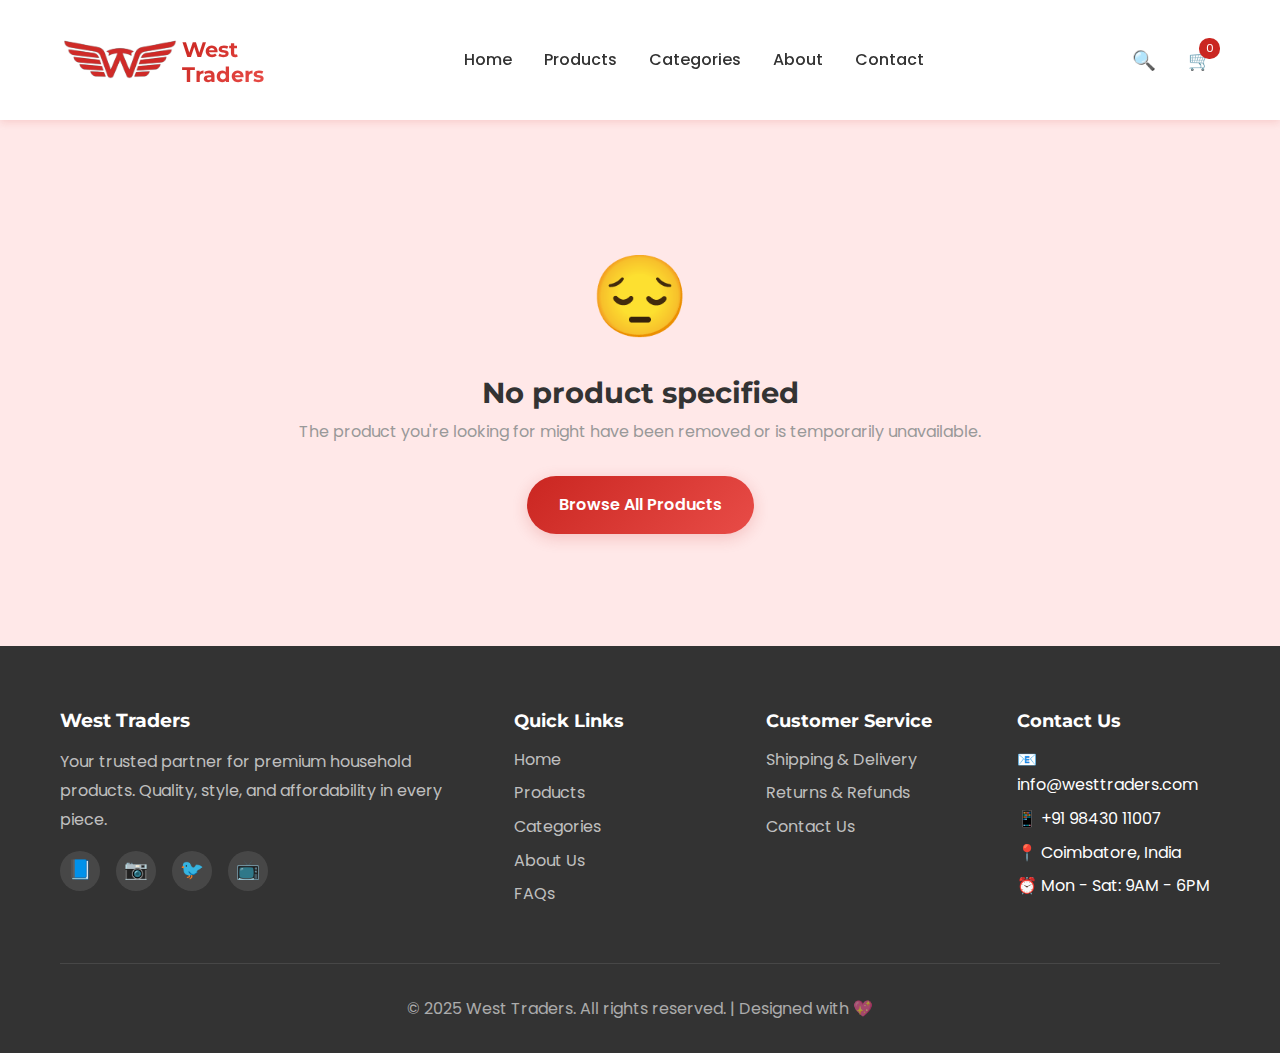
<file: product-detail.html>
<!DOCTYPE html>
<html lang="en">
<head>
    <meta charset="UTF-8">
    <meta name="viewport" content="width=device-width, initial-scale=1.0">
    <title>Product Details - West Traders</title>
    <link rel="stylesheet" href="assets/css/style.css">
    <link href="https://fonts.googleapis.com/css2?family=Montserrat:wght@300;400;500;600;700;800&family=Poppins:wght@300;400;500;600;700&display=swap" rel="stylesheet">
</head>
<body>
    <!-- Navigation -->
    <nav class="navbar">
        <div class="container">
            <a href="index.html" class="nav-brand">
                <img src="resources/1-removebg-preview.png" alt="West Traders Logo" class="nav-logo">
                <div class="brand-text">
                    <h1><span class="brand-line">West</span><span class="brand-line">Traders</span></h1>
                </div>
            </a>
            <div class="nav-links">
                <a href="index.html">Home</a>
                <a href="products.html">Products</a>
                <a href="index.html#categories">Categories</a>
                <a href="about.html">About</a>
                <a href="contact.html">Contact</a>
            </div>
            <div class="nav-icons">
                <button class="icon-btn search-btn">🔍</button>
                <button class="icon-btn cart-btn">
                    🛒
                    <span class="badge">0</span>
                </button>
            </div>
            <button class="mobile-menu-btn">☰</button>
        </div>
    </nav>

    <!-- Product Detail Section -->
    <section class="product-detail">
        <div class="container">
            <div class="breadcrumb">
                <a href="index.html">Home</a> / <a href="products.html">Products</a> / <span id="productCategory">Category</span> / <span id="productNameBreadcrumb">Product</span>
            </div>

            <div class="product-layout">
                <!-- Product Images -->
                <div class="product-images">
                    <div class="main-image" id="mainImage">
                        <div class="image-placeholder">
                            <div class="product-icon" id="productIcon">🛒</div>
                        </div>
                        <button class="wishlist-btn">❤️</button>
                    </div>
                    <div class="thumbnail-images">
                        <div class="thumbnail active" data-angle="front">
                            <div class="thumb-icon" id="thumbIcon1">🛒</div>
                        </div>
                        <div class="thumbnail" data-angle="side">
                            <div class="thumb-icon" id="thumbIcon2">🛒</div>
                        </div>
                        <div class="thumbnail" data-angle="top">
                            <div class="thumb-icon" id="thumbIcon3">🛒</div>
                        </div>
                    </div>
                </div>

                <!-- Product Info -->
                <div class="product-info">
                    <span class="category-badge" id="categoryBadge">Category</span>
                    <h1 id="productName">Product Name</h1>

                    <div class="rating">
                        <div class="stars">★★★★★</div>
                        <span class="rating-text">(4.8/5) 127 Reviews</span>
                    </div>

                    <div class="price-box">
                        <div class="price-main">
                            <span class="current-price" id="currentPrice">₹0.00</span>
                            <span class="original-price" id="originalPrice">₹0.00</span>
                        </div>
                        <span class="discount-badge" id="discountBadge">0% OFF</span>
                        <p class="savings-text" id="savingsText">You save ₹0.00</p>
                    </div>

                    <div class="product-description">
                        <h3>Product Description</h3>
                        <p id="productDescription">Loading product description...</p>
                    </div>

                    <!-- Color Selection -->
                    <div class="color-selection">
                        <h3>Available Colors</h3>
                        <p class="selection-subtitle">Choose your favorite shade</p>
                        <div class="color-options" id="colorOptions">
                            <!-- Colors will be loaded here -->
                        </div>
                    </div>

                    <!-- Product Specifications -->
                    <div class="specifications">
                        <h3>Specifications</h3>
                        <table class="specs-table">
                            <tr>
                                <td>Capacity</td>
                                <td id="specCapacity">-</td>
                            </tr>
                            <tr>
                                <td>Dimensions</td>
                                <td id="specDimensions">-</td>
                            </tr>
                            <tr>
                                <td>Material</td>
                                <td>Premium Virgin Plastic</td>
                            </tr>
                            <tr>
                                <td>Category</td>
                                <td id="specCategory">-</td>
                            </tr>
                            <tr>
                                <td>SKU</td>
                                <td id="specSKU">-</td>
                            </tr>
                        </table>
                    </div>

                    <!-- Action Buttons -->
                    <div class="product-actions">
                        <button class="btn btn-primary btn-large">
                            🛒 Add to Cart
                        </button>
                        <button class="btn btn-outline btn-large">
                            💰 Buy Now
                        </button>
                    </div>

                    <!-- Trust Badges -->
                    <div class="trust-badges">
                        <div class="badge-item">
                            <span class="badge-icon">🔒</span>
                            <span>Secure Payment</span>
                        </div>
                        <div class="badge-item">
                            <span class="badge-icon">🚚</span>
                            <span>Fast Shipping</span>
                        </div>
                        <div class="badge-item">
                            <span class="badge-icon">✓</span>
                            <span>Quality Guaranteed</span>
                        </div>
                        <div class="badge-item">
                            <span class="badge-icon">↩️</span>
                            <span>Easy Returns</span>
                        </div>
                    </div>
                </div>
            </div>

            <!-- Tabs Section -->
            <div class="product-tabs">
                <div class="tab-headers">
                    <button class="tab-header active" data-tab="details">Details</button>
                    <button class="tab-header" data-tab="specs">Full Specifications</button>
                    <button class="tab-header" data-tab="reviews">Reviews (127)</button>
                </div>
                <div class="tab-contents">
                    <div class="tab-content active" id="details-tab">
                        <h3>Product Details</h3>
                        <p id="fullDescription">This premium household product is crafted from high-quality virgin plastic, ensuring durability and longevity. The modern design seamlessly blends with contemporary home aesthetics while providing exceptional functionality. Available in multiple beautiful colors to match your personal style.</p>
                        <h4>Key Features:</h4>
                        <ul>
                            <li>Made from premium virgin plastic</li>
                            <li>Durable and long-lasting construction</li>
                            <li>Modern and elegant design</li>
                            <li>Available in multiple colors</li>
                            <li>Easy to clean and maintain</li>
                            <li>Perfect for contemporary homes</li>
                        </ul>
                    </div>
                    <div class="tab-content" id="specs-tab">
                        <h3>Complete Specifications</h3>
                        <div class="full-specs-grid">
                            <div class="spec-card">
                                <h4>Physical Dimensions</h4>
                                <p id="fullDimensions">-</p>
                            </div>
                            <div class="spec-card">
                                <h4>Capacity</h4>
                                <p id="fullCapacity">-</p>
                            </div>
                            <div class="spec-card">
                                <h4>Material</h4>
                                <p>100% Premium Virgin Plastic</p>
                            </div>
                            <div class="spec-card">
                                <h4>Available Colors</h4>
                                <p id="fullColors">-</p>
                            </div>
                        </div>
                    </div>
                    <div class="tab-content" id="reviews-tab">
                        <h3>Customer Reviews</h3>
                        <div class="reviews-summary">
                            <div class="average-rating">
                                <h2>4.8</h2>
                                <div class="stars">★★★★★</div>
                                <p>Based on 127 reviews</p>
                            </div>
                            <div class="rating-breakdown">
                                <div class="rating-bar">
                                    <span>5 ★</span>
                                    <div class="bar"><div class="fill" style="width: 80%"></div></div>
                                    <span>102</span>
                                </div>
                                <div class="rating-bar">
                                    <span>4 ★</span>
                                    <div class="bar"><div class="fill" style="width: 15%"></div></div>
                                    <span>19</span>
                                </div>
                                <div class="rating-bar">
                                    <span>3 ★</span>
                                    <div class="bar"><div class="fill" style="width: 3%"></div></div>
                                    <span>4</span>
                                </div>
                                <div class="rating-bar">
                                    <span>2 ★</span>
                                    <div class="bar"><div class="fill" style="width: 1%"></div></div>
                                    <span>1</span>
                                </div>
                                <div class="rating-bar">
                                    <span>1 ★</span>
                                    <div class="bar"><div class="fill" style="width: 1%"></div></div>
                                    <span>1</span>
                                </div>
                            </div>
                        </div>
                    </div>
                </div>
            </div>

            <!-- Related Products -->
            <div class="related-products">
                <h2>You May Also Like</h2>
                <div class="products-carousel" id="relatedProducts">
                    <!-- Related products will be loaded here -->
                </div>
            </div>
        </div>
    </section>

    <!-- Footer -->
    <footer class="footer">
        <div class="container">
            <div class="footer-grid">
                <div class="footer-col">
                    <h3>West Traders</h3>
                    <p>Your trusted partner for premium household products. Quality, style, and affordability in every piece.</p>
                    <div class="social-links">
                        <a href="#">📘</a>
                        <a href="#">📷</a>
                        <a href="#">🐦</a>
                        <a href="#">📺</a>
                    </div>
                </div>
                <div class="footer-col">
                    <h4>Quick Links</h4>
                    <ul>
                        <li><a href="index.html">Home</a></li>
                        <li><a href="products.html">Products</a></li>
                        <li><a href="index.html#categories">Categories</a></li>
                        <li><a href="about.html">About Us</a></li>
                        <li><a href="faq.html">FAQs</a></li>
                    </ul>
                </div>
                <div class="footer-col">
                    <h4>Customer Service</h4>
                    <ul>
                        <li><a href="shipping.html">Shipping & Delivery</a></li>
                        <li><a href="returns.html">Returns & Refunds</a></li>
                        <li><a href="contact.html">Contact Us</a></li>
                    </ul>
                </div>
                <div class="footer-col">
                    <h4>Contact Us</h4>
                    <ul>
                        <li>📧 info@westtraders.com</li>
                        <li>📱 +91 98430 11007</li>
                        <li>📍 Coimbatore, India</li>
                        <li>⏰ Mon - Sat: 9AM - 6PM</li>
                    </ul>
                </div>
            </div>
            <div class="footer-bottom">
                <p>&copy; 2025 West Traders. All rights reserved. | Designed with 💖</p>
            </div>
        </div>
    </footer>

    <!-- Back to Top Button -->
    <button class="back-to-top" id="backToTop">↑</button>

    <script src="assets/js/main.js"></script>
    <script src="assets/js/product-detail.js"></script>
</body>
</html>
</file>
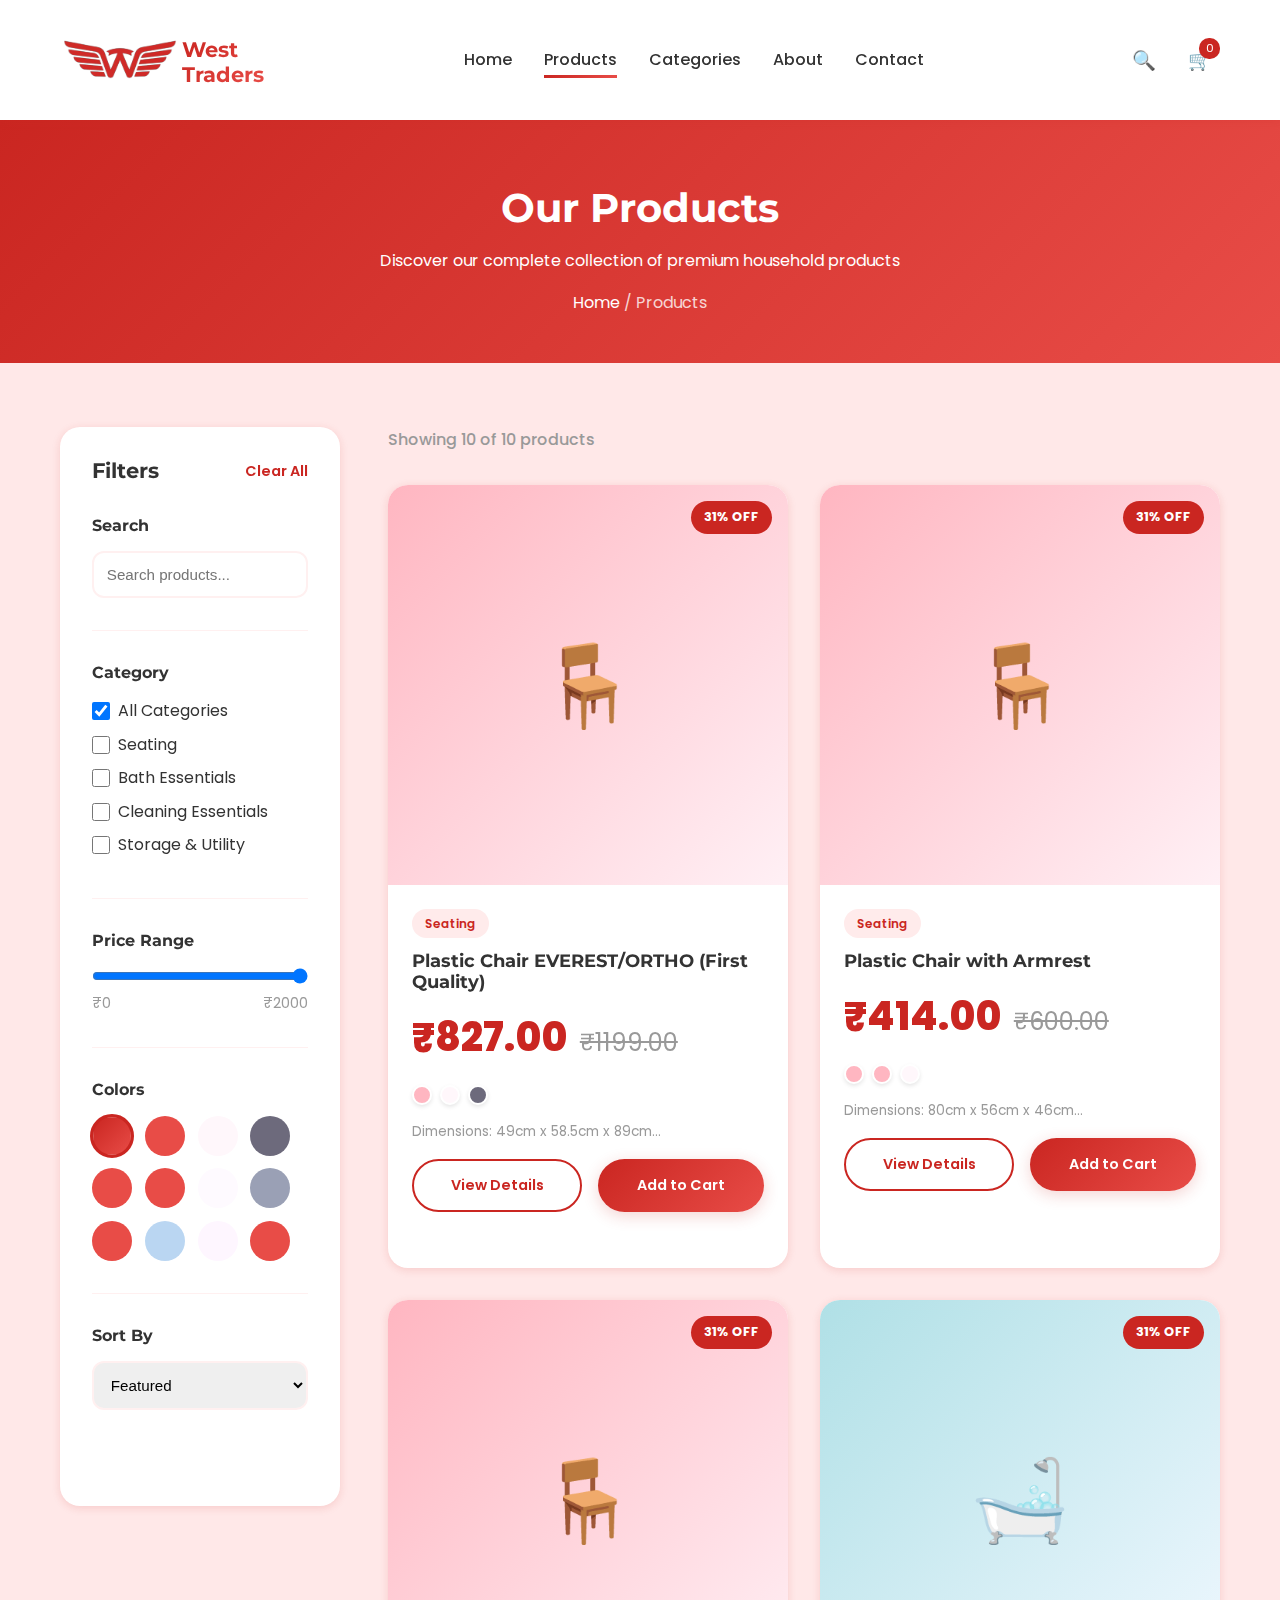
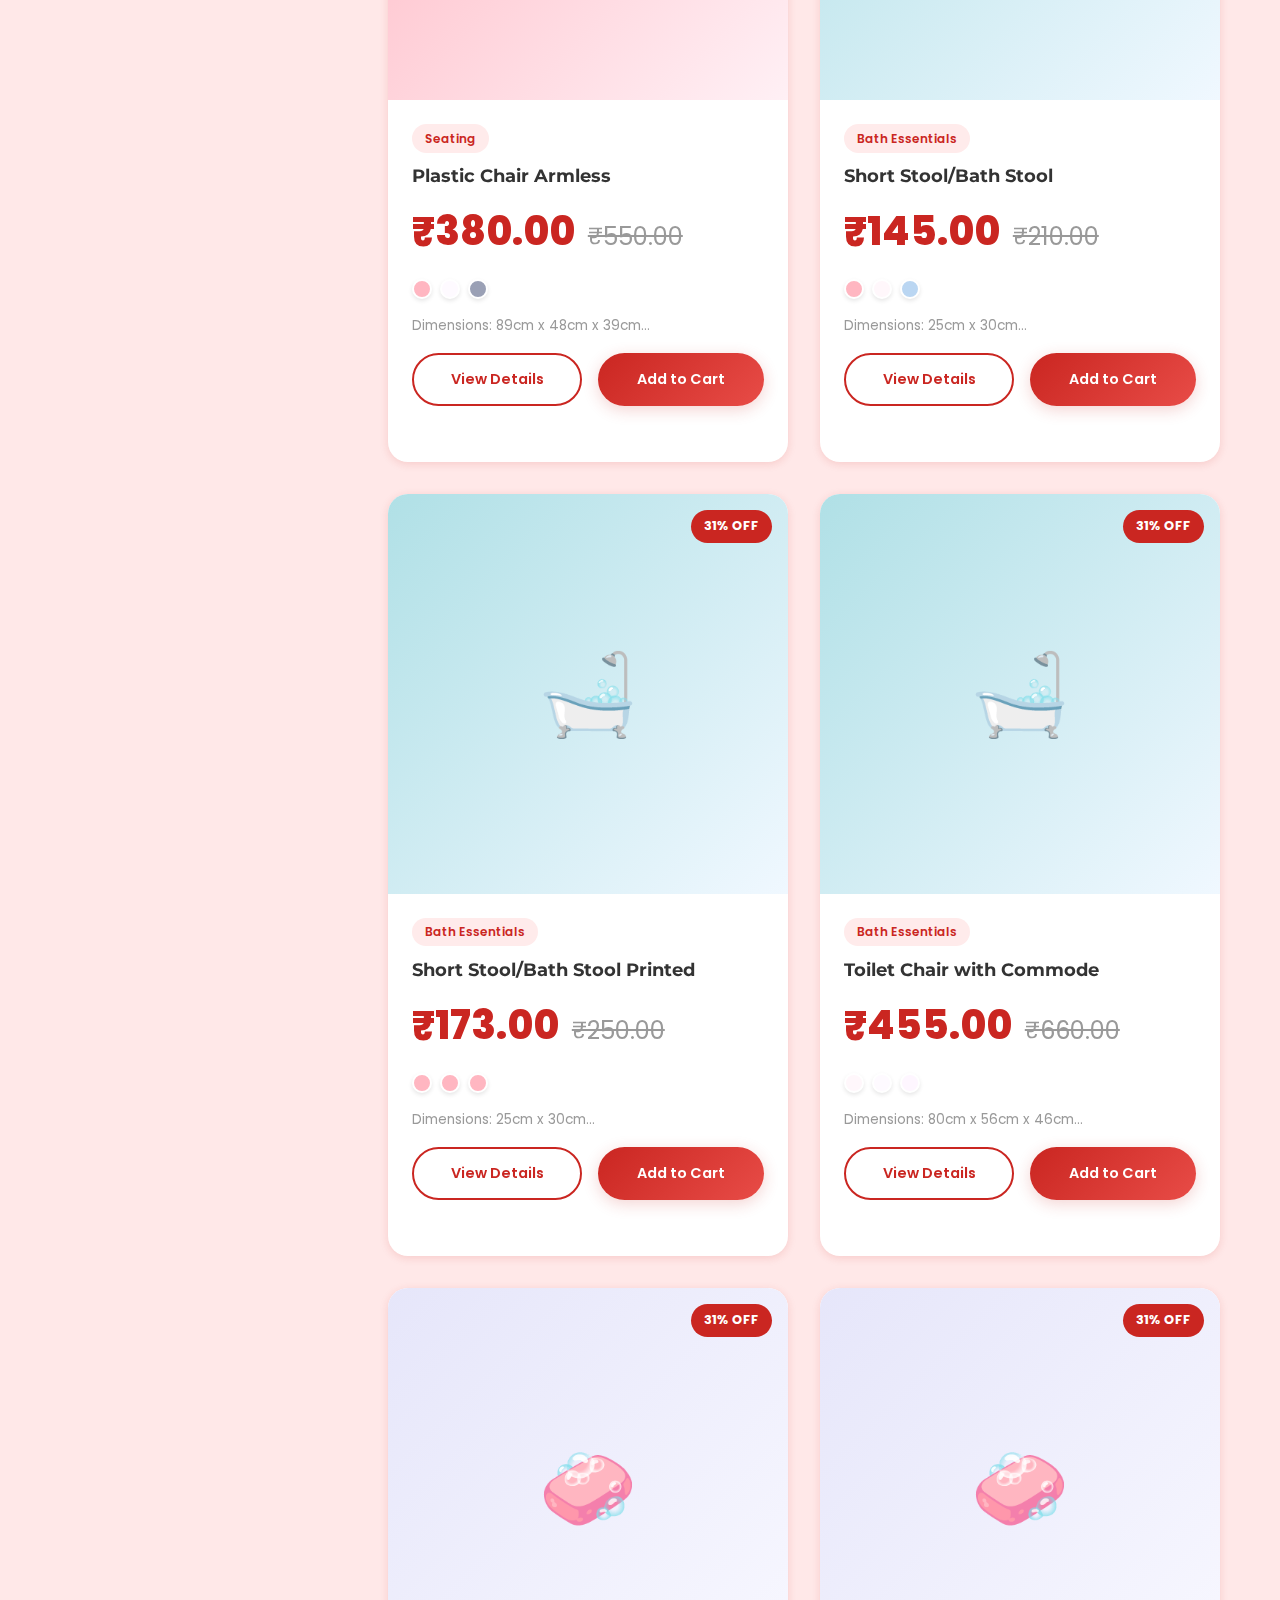
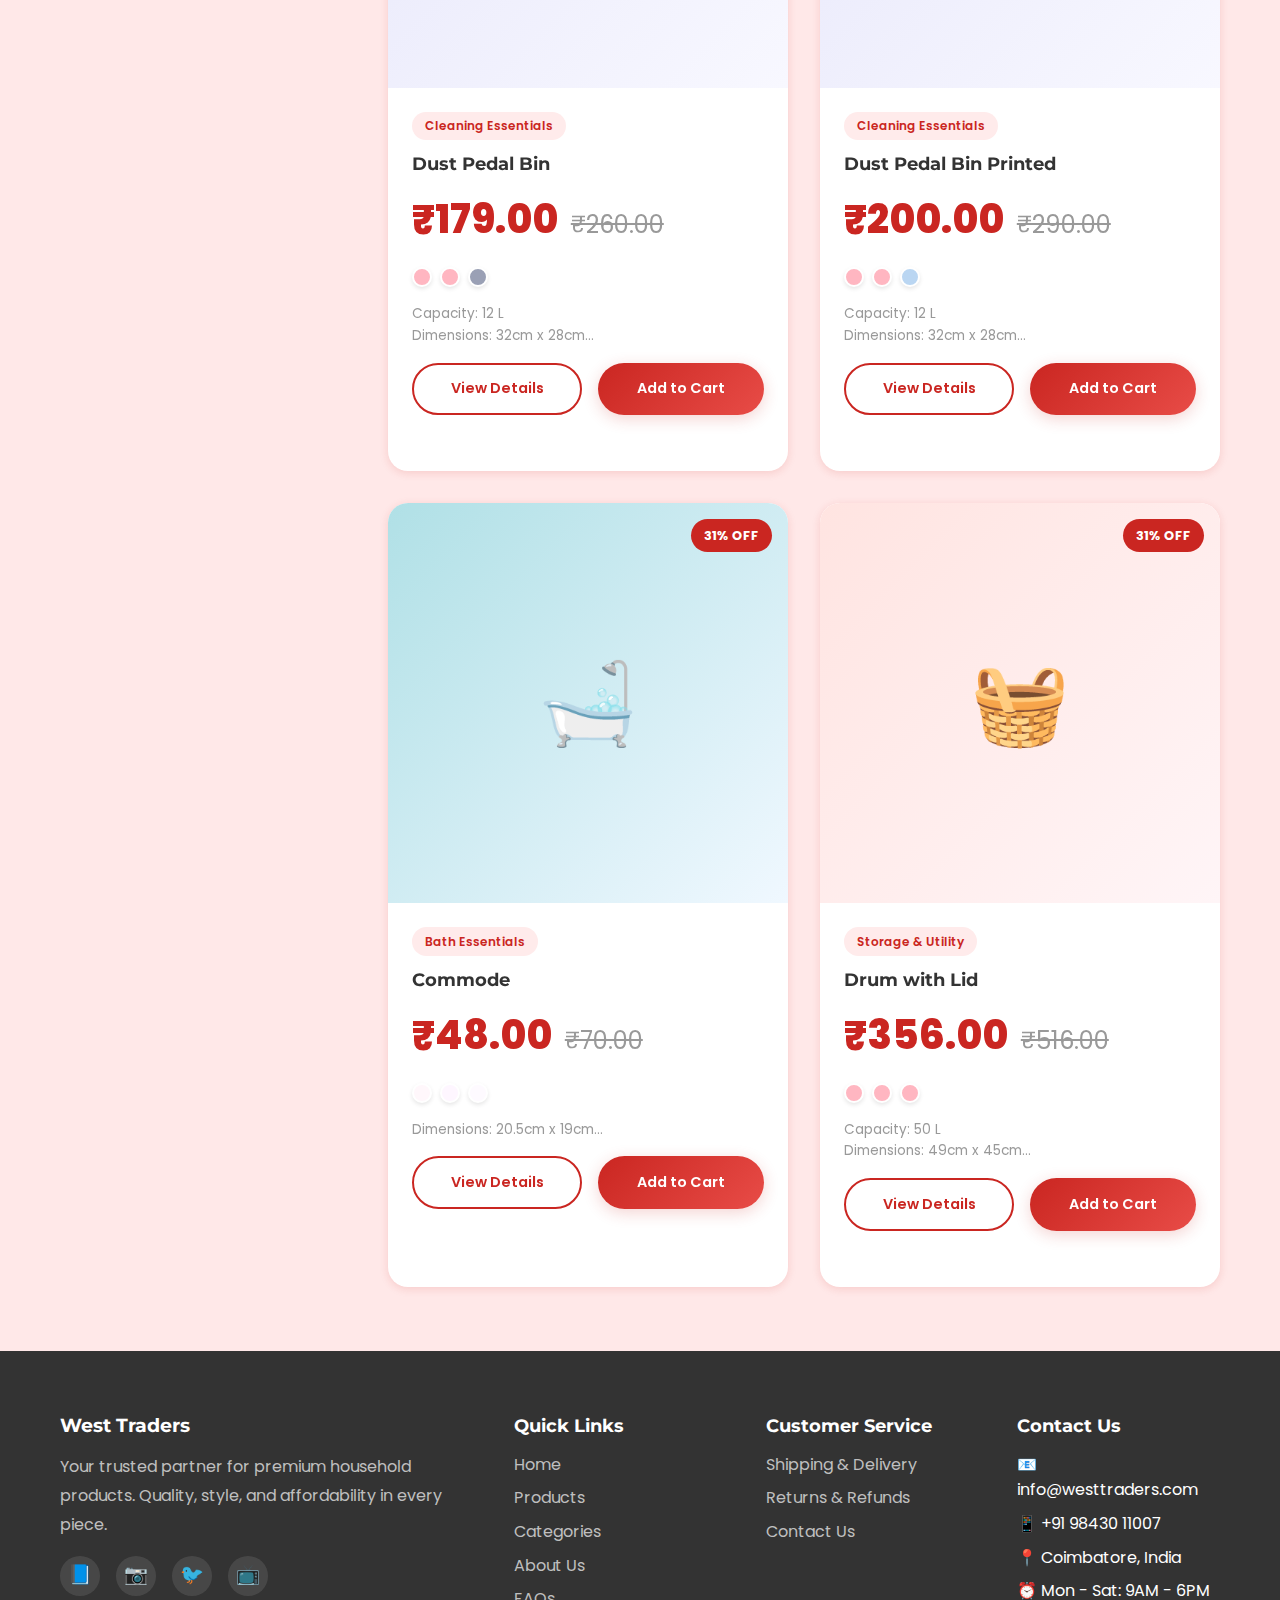
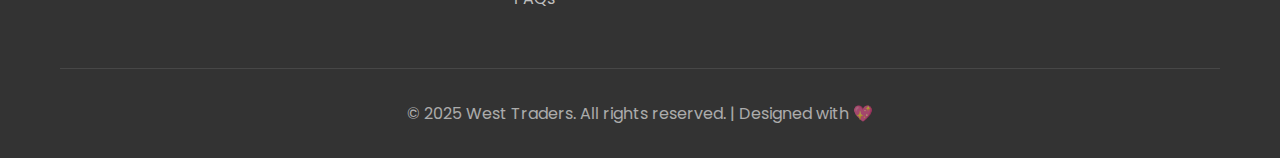
<file: products.html>
<!DOCTYPE html>
<html lang="en">
<head>
    <meta charset="UTF-8">
    <meta name="viewport" content="width=device-width, initial-scale=1.0">
    <title>Products - West Traders</title>
    <link rel="stylesheet" href="assets/css/style.css">
    <link href="https://fonts.googleapis.com/css2?family=Montserrat:wght@300;400;500;600;700;800&family=Poppins:wght@300;400;500;600;700&display=swap" rel="stylesheet">
</head>
<body>
    <!-- Navigation -->
    <nav class="navbar">
        <div class="container">
            <a href="index.html" class="nav-brand">
                <img src="resources/1-removebg-preview.png" alt="West Traders Logo" class="nav-logo">
                <div class="brand-text">
                    <h1><span class="brand-line">West</span><span class="brand-line">Traders</span></h1>
                </div>
            </a>
            <div class="nav-links">
                <a href="index.html">Home</a>
                <a href="products.html" class="active">Products</a>
                <a href="index.html#categories">Categories</a>
                <a href="about.html">About</a>
                <a href="contact.html">Contact</a>
            </div>
            <div class="nav-icons">
                <button class="icon-btn search-btn">🔍</button>
                <button class="icon-btn cart-btn">
                    🛒
                    <span class="badge">0</span>
                </button>
            </div>
            <button class="mobile-menu-btn">☰</button>
        </div>
    </nav>

    <!-- Page Header -->
    <section class="page-header">
        <div class="container">
            <h1>Our Products</h1>
            <p>Discover our complete collection of premium household products</p>
            <div class="breadcrumb">
                <a href="index.html">Home</a> / <span>Products</span>
            </div>
        </div>
    </section>

    <!-- Products Section -->
    <section class="products-section">
        <div class="container">
            <div class="products-layout">
                <!-- Sidebar Filters -->
                <aside class="sidebar">
                    <div class="filter-header">
                        <h3>Filters</h3>
                        <button class="clear-filters">Clear All</button>
                    </div>

                    <!-- Search Filter -->
                    <div class="filter-group">
                        <h4>Search</h4>
                        <input type="text" id="searchInput" class="search-input" placeholder="Search products...">
                    </div>

                    <!-- Category Filter -->
                    <div class="filter-group">
                        <h4>Category</h4>
                        <div class="checkbox-group" id="categoryFilters">
                            <label><input type="checkbox" value="all" checked> All Categories</label>
                        </div>
                    </div>

                    <!-- Price Range Filter -->
                    <div class="filter-group">
                        <h4>Price Range</h4>
                        <div class="price-range">
                            <input type="range" id="priceRange" min="0" max="2000" value="2000" step="50">
                            <div class="price-labels">
                                <span>₹0</span>
                                <span id="maxPrice">₹2000</span>
                            </div>
                        </div>
                    </div>

                    <!-- Color Filter -->
                    <div class="filter-group">
                        <h4>Colors</h4>
                        <div class="color-swatches" id="colorFilters">
                            <button class="color-swatch active" data-color="all" style="background: linear-gradient(135deg, #CA2621, #E84C47);" title="All Colors"></button>
                        </div>
                    </div>

                    <!-- Sort Options -->
                    <div class="filter-group">
                        <h4>Sort By</h4>
                        <select id="sortSelect" class="sort-select">
                            <option value="featured">Featured</option>
                            <option value="price-low">Price: Low to High</option>
                            <option value="price-high">Price: High to Low</option>
                            <option value="name-az">Name: A to Z</option>
                            <option value="name-za">Name: Z to A</option>
                        </select>
                    </div>
                </aside>

                <!-- Products Grid -->
                <div class="products-main">
                    <div class="products-toolbar">
                        <div class="results-count" id="resultsCount">Showing 65 products</div>
                        <button class="mobile-filter-btn">🎛️ Filters</button>
                    </div>

                    <div class="products-grid" id="productsGrid">
                        <!-- Products will be loaded here by JavaScript -->
                        <div class="loading">Loading products...</div>
                    </div>

                    <!-- Empty State -->
                    <div class="empty-state" id="emptyState" style="display: none;">
                        <div class="empty-icon">😔</div>
                        <h3>No products found</h3>
                        <p>Try adjusting your filters or search term</p>
                        <button class="btn btn-primary clear-filters">Clear Filters</button>
                    </div>
                </div>
            </div>
        </div>
    </section>

    <!-- Footer -->
    <footer class="footer">
        <div class="container">
            <div class="footer-grid">
                <div class="footer-col">
                    <h3>West Traders</h3>
                    <p>Your trusted partner for premium household products. Quality, style, and affordability in every piece.</p>
                    <div class="social-links">
                        <a href="#">📘</a>
                        <a href="#">📷</a>
                        <a href="#">🐦</a>
                        <a href="#">📺</a>
                    </div>
                </div>
                <div class="footer-col">
                    <h4>Quick Links</h4>
                    <ul>
                        <li><a href="index.html">Home</a></li>
                        <li><a href="products.html">Products</a></li>
                        <li><a href="index.html#categories">Categories</a></li>
                        <li><a href="about.html">About Us</a></li>
                        <li><a href="faq.html">FAQs</a></li>
                    </ul>
                </div>
                <div class="footer-col">
                    <h4>Customer Service</h4>
                    <ul>
                        <li><a href="shipping.html">Shipping & Delivery</a></li>
                        <li><a href="returns.html">Returns & Refunds</a></li>
                        <li><a href="contact.html">Contact Us</a></li>
                    </ul>
                </div>
                <div class="footer-col">
                    <h4>Contact Us</h4>
                    <ul>
                        <li>📧 info@westtraders.com</li>
                        <li>📱 +91 98430 11007</li>
                        <li>📍 Coimbatore, India</li>
                        <li>⏰ Mon - Sat: 9AM - 6PM</li>
                    </ul>
                </div>
            </div>
            <div class="footer-bottom">
                <p>&copy; 2025 West Traders. All rights reserved. | Designed with 💖</p>
            </div>
        </div>
    </footer>

    <!-- Back to Top Button -->
    <button class="back-to-top" id="backToTop">↑</button>

    <script src="assets/js/main.js"></script>
    <script src="assets/js/products.js"></script>
</body>
</html>
</file>
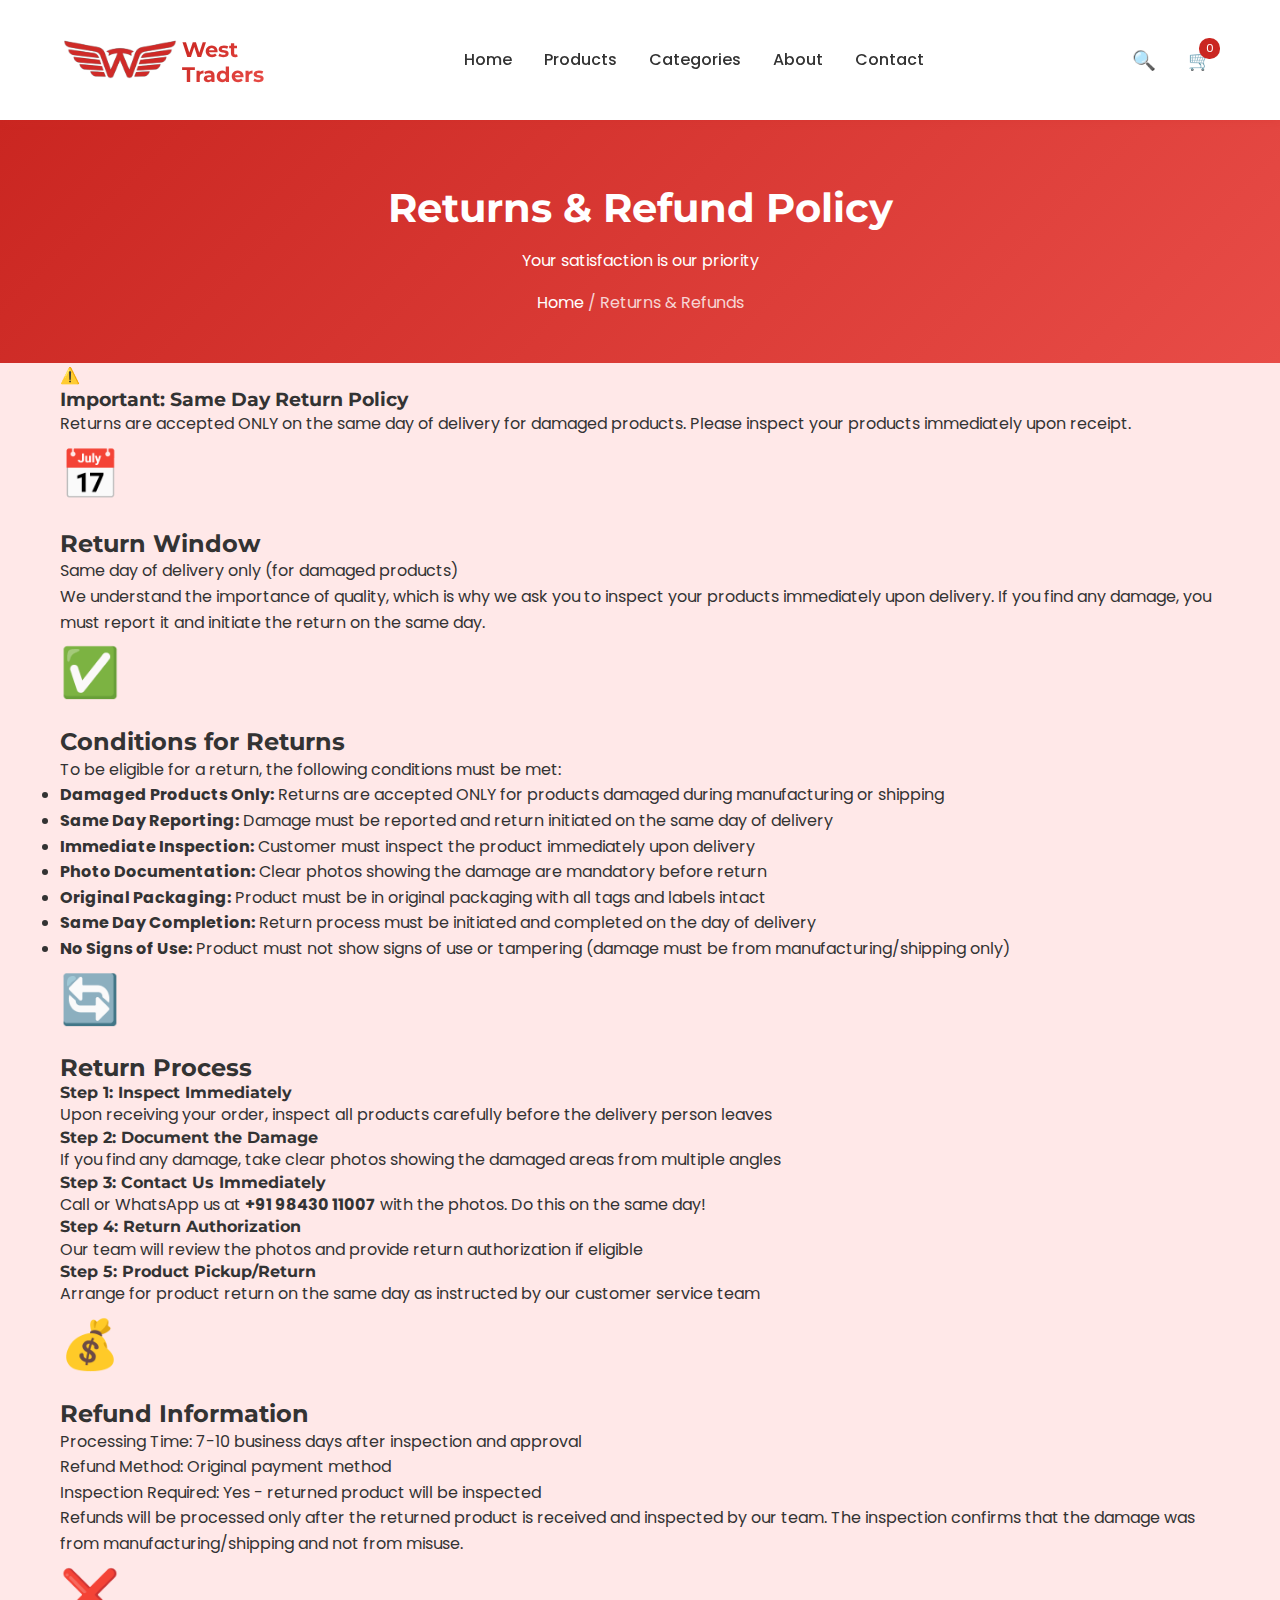
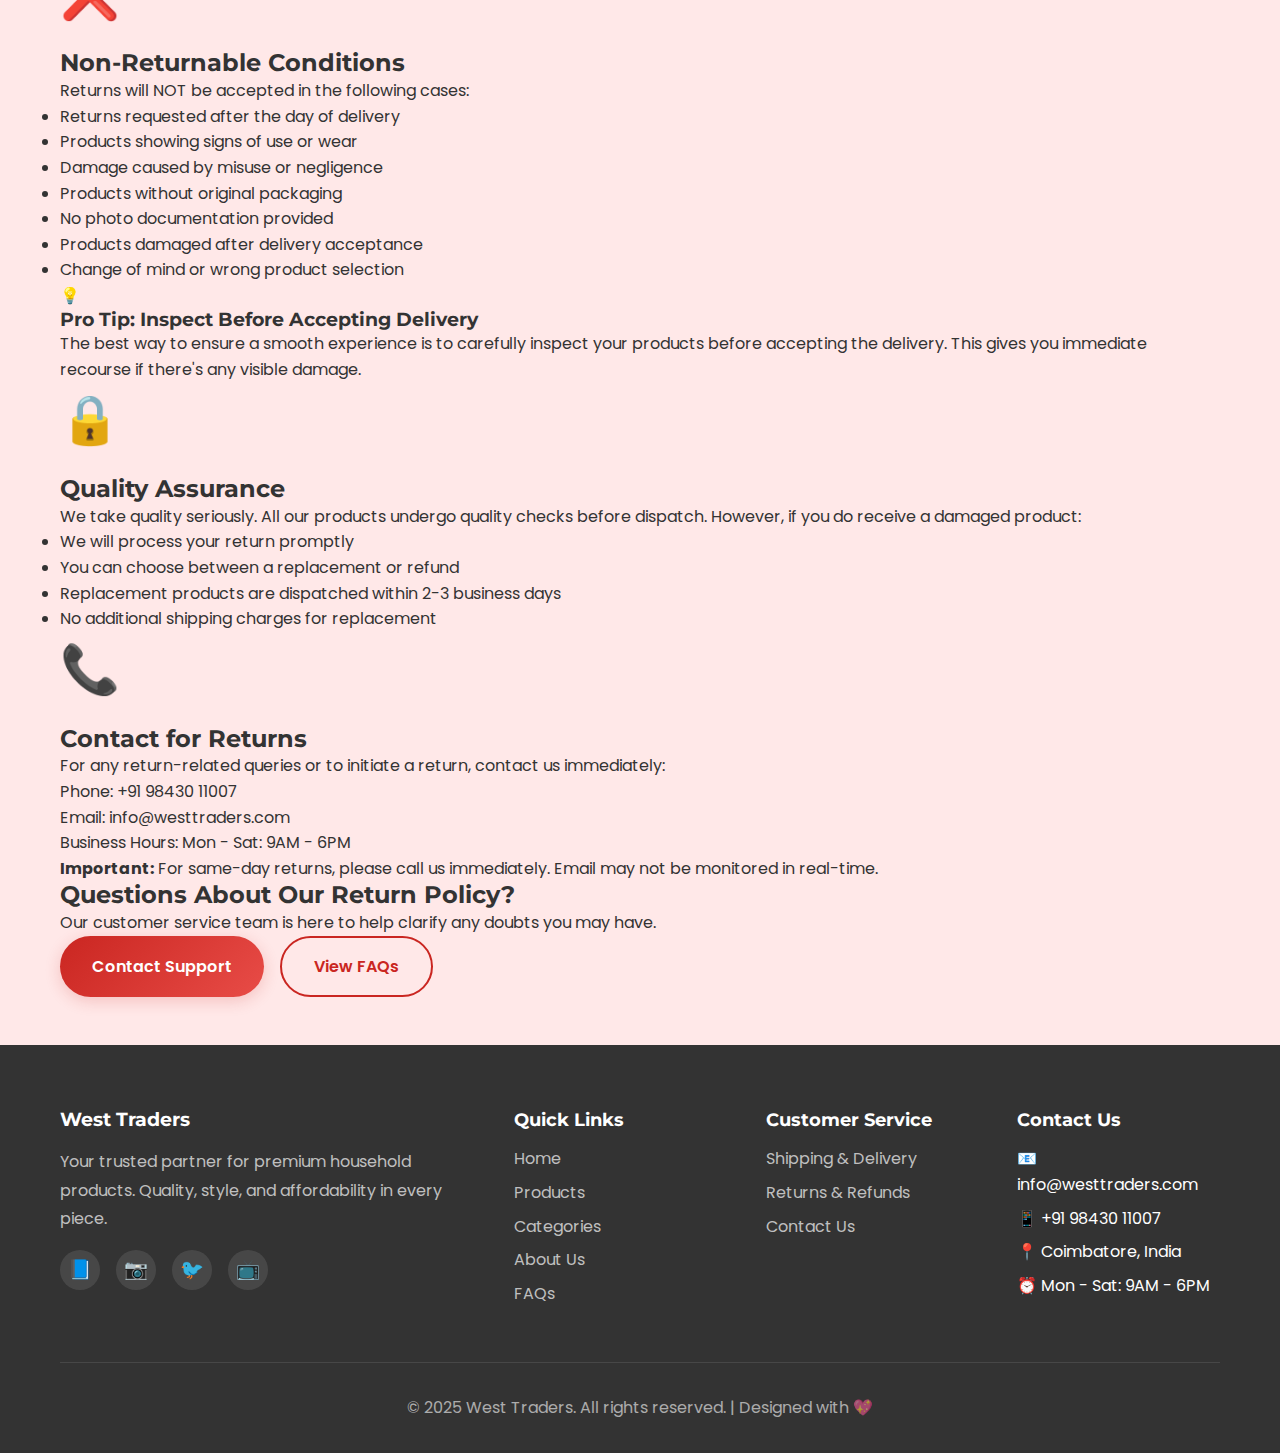
<file: returns.html>
<!DOCTYPE html>
<html lang="en">
<head>
    <meta charset="UTF-8">
    <meta name="viewport" content="width=device-width, initial-scale=1.0">
    <title>Returns & Refund Policy - West Traders</title>
    <link rel="stylesheet" href="assets/css/style.css">
    <link href="https://fonts.googleapis.com/css2?family=Montserrat:wght@300;400;500;600;700;800&family=Poppins:wght@300;400;500;600;700&display=swap" rel="stylesheet">
</head>
<body>
    <nav class="navbar">
        <div class="container">
            <a href="index.html" class="nav-brand">
                <img src="resources/1-removebg-preview.png" alt="West Traders Logo" class="nav-logo">
                <div class="brand-text">
                    <h1><span class="brand-line">West</span><span class="brand-line">Traders</span></h1>
                </div>
            </a>
            <div class="nav-links">
                <a href="index.html">Home</a>
                <a href="products.html">Products</a>
                <a href="index.html#categories">Categories</a>
                <a href="about.html">About</a>
                <a href="contact.html">Contact</a>
            </div>
            <div class="nav-icons">
                <button class="icon-btn search-btn">🔍</button>
                <button class="icon-btn cart-btn">
                    🛒
                    <span class="badge">0</span>
                </button>
            </div>
            <button class="mobile-menu-btn">☰</button>
        </div>
    </nav>

    <section class="page-header">
        <div class="container">
            <h1>Returns & Refund Policy</h1>
            <p>Your satisfaction is our priority</p>
            <div class="breadcrumb">
                <a href="index.html">Home</a> / <span>Returns & Refunds</span>
            </div>
        </div>
    </section>

    <section class="policy-section">
        <div class="container">
            <div class="policy-content">
                <div class="policy-alert">
                    <div class="alert-icon">⚠️</div>
                    <div class="alert-content">
                        <h3>Important: Same Day Return Policy</h3>
                        <p>Returns are accepted ONLY on the same day of delivery for damaged products. Please inspect your products immediately upon receipt.</p>
                    </div>
                </div>

                <div class="policy-card">
                    <div class="feature-icon">📅</div>
                    <h2>Return Window</h2>
                    <p class="highlight-text">Same day of delivery only (for damaged products)</p>
                    <p>We understand the importance of quality, which is why we ask you to inspect your products immediately upon delivery. If you find any damage, you must report it and initiate the return on the same day.</p>
                </div>

                <div class="policy-card">
                    <div class="feature-icon">✅</div>
                    <h2>Conditions for Returns</h2>
                    <p>To be eligible for a return, the following conditions must be met:</p>
                    <ul class="policy-list">
                        <li><strong>Damaged Products Only:</strong> Returns are accepted ONLY for products damaged during manufacturing or shipping</li>
                        <li><strong>Same Day Reporting:</strong> Damage must be reported and return initiated on the same day of delivery</li>
                        <li><strong>Immediate Inspection:</strong> Customer must inspect the product immediately upon delivery</li>
                        <li><strong>Photo Documentation:</strong> Clear photos showing the damage are mandatory before return</li>
                        <li><strong>Original Packaging:</strong> Product must be in original packaging with all tags and labels intact</li>
                        <li><strong>Same Day Completion:</strong> Return process must be initiated and completed on the day of delivery</li>
                        <li><strong>No Signs of Use:</strong> Product must not show signs of use or tampering (damage must be from manufacturing/shipping only)</li>
                    </ul>
                </div>

                <div class="policy-card">
                    <div class="feature-icon">🔄</div>
                    <h2>Return Process</h2>
                    <div class="process-steps">
                        <div class="step">
                            <h4>Step 1: Inspect Immediately</h4>
                            <p>Upon receiving your order, inspect all products carefully before the delivery person leaves</p>
                        </div>
                        <div class="step">
                            <h4>Step 2: Document the Damage</h4>
                            <p>If you find any damage, take clear photos showing the damaged areas from multiple angles</p>
                        </div>
                        <div class="step">
                            <h4>Step 3: Contact Us Immediately</h4>
                            <p>Call or WhatsApp us at <strong>+91 98430 11007</strong> with the photos. Do this on the same day!</p>
                        </div>
                        <div class="step">
                            <h4>Step 4: Return Authorization</h4>
                            <p>Our team will review the photos and provide return authorization if eligible</p>
                        </div>
                        <div class="step">
                            <h4>Step 5: Product Pickup/Return</h4>
                            <p>Arrange for product return on the same day as instructed by our customer service team</p>
                        </div>
                    </div>
                </div>

                <div class="policy-card">
                    <div class="feature-icon">💰</div>
                    <h2>Refund Information</h2>
                    <div class="policy-details">
                        <div class="detail-row">
                            <span class="detail-label">Processing Time:</span>
                            <span class="detail-value">7-10 business days after inspection and approval</span>
                        </div>
                        <div class="detail-row">
                            <span class="detail-label">Refund Method:</span>
                            <span class="detail-value">Original payment method</span>
                        </div>
                        <div class="detail-row">
                            <span class="detail-label">Inspection Required:</span>
                            <span class="detail-value">Yes - returned product will be inspected</span>
                        </div>
                    </div>
                    <p class="policy-note">Refunds will be processed only after the returned product is received and inspected by our team. The inspection confirms that the damage was from manufacturing/shipping and not from misuse.</p>
                </div>

                <div class="policy-card">
                    <div class="feature-icon">❌</div>
                    <h2>Non-Returnable Conditions</h2>
                    <p>Returns will NOT be accepted in the following cases:</p>
                    <ul class="policy-list">
                        <li>Returns requested after the day of delivery</li>
                        <li>Products showing signs of use or wear</li>
                        <li>Damage caused by misuse or negligence</li>
                        <li>Products without original packaging</li>
                        <li>No photo documentation provided</li>
                        <li>Products damaged after delivery acceptance</li>
                        <li>Change of mind or wrong product selection</li>
                    </ul>
                </div>

                <div class="policy-alert policy-alert-info">
                    <div class="alert-icon">💡</div>
                    <div class="alert-content">
                        <h3>Pro Tip: Inspect Before Accepting Delivery</h3>
                        <p>The best way to ensure a smooth experience is to carefully inspect your products before accepting the delivery. This gives you immediate recourse if there's any visible damage.</p>
                    </div>
                </div>

                <div class="policy-card">
                    <div class="feature-icon">🔒</div>
                    <h2>Quality Assurance</h2>
                    <p>We take quality seriously. All our products undergo quality checks before dispatch. However, if you do receive a damaged product:</p>
                    <ul class="policy-list">
                        <li>We will process your return promptly</li>
                        <li>You can choose between a replacement or refund</li>
                        <li>Replacement products are dispatched within 2-3 business days</li>
                        <li>No additional shipping charges for replacement</li>
                    </ul>
                </div>

                <div class="policy-card">
                    <div class="feature-icon">📞</div>
                    <h2>Contact for Returns</h2>
                    <p>For any return-related queries or to initiate a return, contact us immediately:</p>
                    <div class="contact-info">
                        <div class="contact-item">
                            <span class="contact-label">Phone:</span>
                            <span class="contact-value">+91 98430 11007</span>
                        </div>
                        <div class="contact-item">
                            <span class="contact-label">Email:</span>
                            <span class="contact-value">info@westtraders.com</span>
                        </div>
                        <div class="contact-item">
                            <span class="contact-label">Business Hours:</span>
                            <span class="contact-value">Mon - Sat: 9AM - 6PM</span>
                        </div>
                    </div>
                    <p class="policy-note"><strong>Important:</strong> For same-day returns, please call us immediately. Email may not be monitored in real-time.</p>
                </div>

                <div class="faq-contact">
                    <h2>Questions About Our Return Policy?</h2>
                    <p>Our customer service team is here to help clarify any doubts you may have.</p>
                    <div class="hero-buttons">
                        <a href="contact.html" class="btn btn-primary">Contact Support</a>
                        <a href="faq.html" class="btn btn-outline">View FAQs</a>
                    </div>
                </div>
            </div>
        </div>
    </section>

    <footer class="footer">
        <div class="container">
            <div class="footer-grid">
                <div class="footer-col">
                    <h3>West Traders</h3>
                    <p>Your trusted partner for premium household products. Quality, style, and affordability in every piece.</p>
                    <div class="social-links">
                        <a href="#">📘</a>
                        <a href="#">📷</a>
                        <a href="#">🐦</a>
                        <a href="#">📺</a>
                    </div>
                </div>
                <div class="footer-col">
                    <h4>Quick Links</h4>
                    <ul>
                        <li><a href="index.html">Home</a></li>
                        <li><a href="products.html">Products</a></li>
                        <li><a href="index.html#categories">Categories</a></li>
                        <li><a href="about.html">About Us</a></li>
                        <li><a href="faq.html">FAQs</a></li>
                    </ul>
                </div>
                <div class="footer-col">
                    <h4>Customer Service</h4>
                    <ul>
                        <li><a href="shipping.html">Shipping & Delivery</a></li>
                        <li><a href="returns.html">Returns & Refunds</a></li>
                        <li><a href="contact.html">Contact Us</a></li>
                    </ul>
                </div>
                <div class="footer-col">
                    <h4>Contact Us</h4>
                    <ul>
                        <li>📧 info@westtraders.com</li>
                        <li>📱 +91 98430 11007</li>
                        <li>📍 Coimbatore, India</li>
                        <li>⏰ Mon - Sat: 9AM - 6PM</li>
                    </ul>
                </div>
            </div>
            <div class="footer-bottom">
                <p>&copy; 2025 West Traders. All rights reserved. | Designed with 💖</p>
            </div>
        </div>
    </footer>

    <button class="back-to-top" id="backToTop">↑</button>

    <script src="assets/js/main.js"></script>
</body>
</html>
</file>
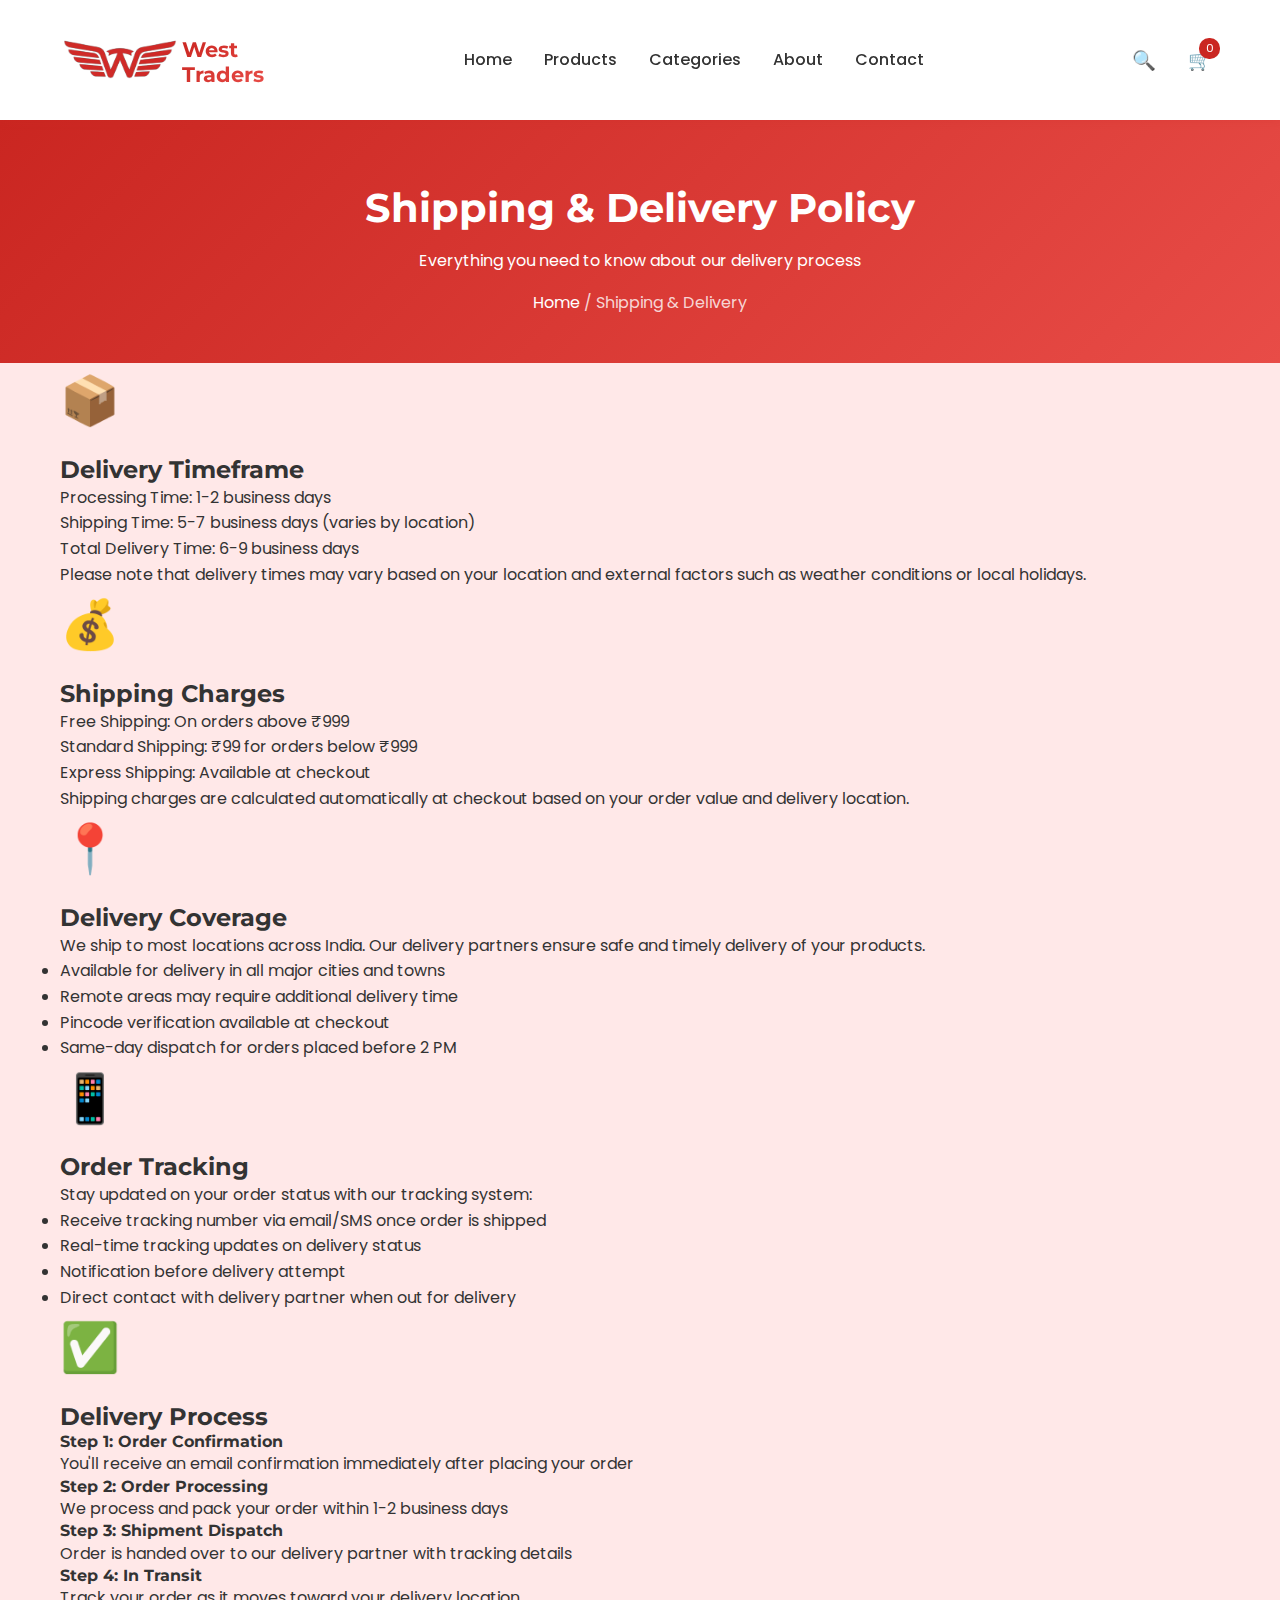
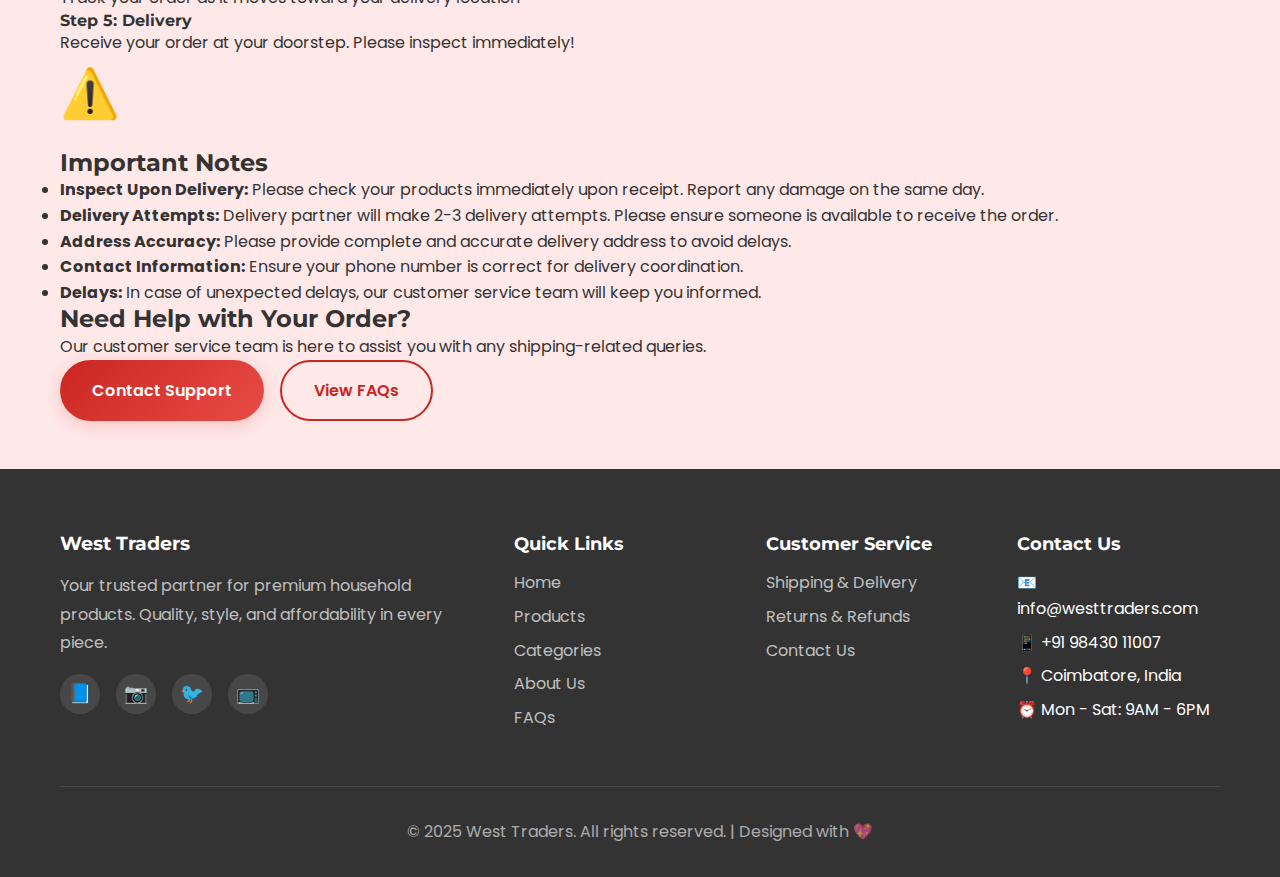
<file: shipping.html>
<!DOCTYPE html>
<html lang="en">
<head>
    <meta charset="UTF-8">
    <meta name="viewport" content="width=device-width, initial-scale=1.0">
    <title>Shipping & Delivery - West Traders</title>
    <link rel="stylesheet" href="assets/css/style.css">
    <link href="https://fonts.googleapis.com/css2?family=Montserrat:wght@300;400;500;600;700;800&family=Poppins:wght@300;400;500;600;700&display=swap" rel="stylesheet">
</head>
<body>
    <nav class="navbar">
        <div class="container">
            <a href="index.html" class="nav-brand">
                <img src="resources/1-removebg-preview.png" alt="West Traders Logo" class="nav-logo">
                <div class="brand-text">
                    <h1><span class="brand-line">West</span><span class="brand-line">Traders</span></h1>
                </div>
            </a>
            <div class="nav-links">
                <a href="index.html">Home</a>
                <a href="products.html">Products</a>
                <a href="index.html#categories">Categories</a>
                <a href="about.html">About</a>
                <a href="contact.html">Contact</a>
            </div>
            <div class="nav-icons">
                <button class="icon-btn search-btn">🔍</button>
                <button class="icon-btn cart-btn">
                    🛒
                    <span class="badge">0</span>
                </button>
            </div>
            <button class="mobile-menu-btn">☰</button>
        </div>
    </nav>

    <section class="page-header">
        <div class="container">
            <h1>Shipping & Delivery Policy</h1>
            <p>Everything you need to know about our delivery process</p>
            <div class="breadcrumb">
                <a href="index.html">Home</a> / <span>Shipping & Delivery</span>
            </div>
        </div>
    </section>

    <section class="policy-section">
        <div class="container">
            <div class="policy-content">
                <div class="policy-card">
                    <div class="feature-icon">📦</div>
                    <h2>Delivery Timeframe</h2>
                    <div class="policy-details">
                        <div class="detail-row">
                            <span class="detail-label">Processing Time:</span>
                            <span class="detail-value">1-2 business days</span>
                        </div>
                        <div class="detail-row">
                            <span class="detail-label">Shipping Time:</span>
                            <span class="detail-value">5-7 business days (varies by location)</span>
                        </div>
                        <div class="detail-row">
                            <span class="detail-label">Total Delivery Time:</span>
                            <span class="detail-value">6-9 business days</span>
                        </div>
                    </div>
                    <p class="policy-note">Please note that delivery times may vary based on your location and external factors such as weather conditions or local holidays.</p>
                </div>

                <div class="policy-card">
                    <div class="feature-icon">💰</div>
                    <h2>Shipping Charges</h2>
                    <div class="policy-details">
                        <div class="detail-row">
                            <span class="detail-label">Free Shipping:</span>
                            <span class="detail-value">On orders above ₹999</span>
                        </div>
                        <div class="detail-row">
                            <span class="detail-label">Standard Shipping:</span>
                            <span class="detail-value">₹99 for orders below ₹999</span>
                        </div>
                        <div class="detail-row">
                            <span class="detail-label">Express Shipping:</span>
                            <span class="detail-value">Available at checkout</span>
                        </div>
                    </div>
                    <p class="policy-note">Shipping charges are calculated automatically at checkout based on your order value and delivery location.</p>
                </div>

                <div class="policy-card">
                    <div class="feature-icon">📍</div>
                    <h2>Delivery Coverage</h2>
                    <p>We ship to most locations across India. Our delivery partners ensure safe and timely delivery of your products.</p>
                    <ul class="policy-list">
                        <li>Available for delivery in all major cities and towns</li>
                        <li>Remote areas may require additional delivery time</li>
                        <li>Pincode verification available at checkout</li>
                        <li>Same-day dispatch for orders placed before 2 PM</li>
                    </ul>
                </div>

                <div class="policy-card">
                    <div class="feature-icon">📱</div>
                    <h2>Order Tracking</h2>
                    <p>Stay updated on your order status with our tracking system:</p>
                    <ul class="policy-list">
                        <li>Receive tracking number via email/SMS once order is shipped</li>
                        <li>Real-time tracking updates on delivery status</li>
                        <li>Notification before delivery attempt</li>
                        <li>Direct contact with delivery partner when out for delivery</li>
                    </ul>
                </div>

                <div class="policy-card">
                    <div class="feature-icon">✅</div>
                    <h2>Delivery Process</h2>
                    <div class="process-steps">
                        <div class="step">
                            <h4>Step 1: Order Confirmation</h4>
                            <p>You'll receive an email confirmation immediately after placing your order</p>
                        </div>
                        <div class="step">
                            <h4>Step 2: Order Processing</h4>
                            <p>We process and pack your order within 1-2 business days</p>
                        </div>
                        <div class="step">
                            <h4>Step 3: Shipment Dispatch</h4>
                            <p>Order is handed over to our delivery partner with tracking details</p>
                        </div>
                        <div class="step">
                            <h4>Step 4: In Transit</h4>
                            <p>Track your order as it moves toward your delivery location</p>
                        </div>
                        <div class="step">
                            <h4>Step 5: Delivery</h4>
                            <p>Receive your order at your doorstep. Please inspect immediately!</p>
                        </div>
                    </div>
                </div>

                <div class="policy-card">
                    <div class="feature-icon">⚠️</div>
                    <h2>Important Notes</h2>
                    <ul class="policy-list">
                        <li><strong>Inspect Upon Delivery:</strong> Please check your products immediately upon receipt. Report any damage on the same day.</li>
                        <li><strong>Delivery Attempts:</strong> Delivery partner will make 2-3 delivery attempts. Please ensure someone is available to receive the order.</li>
                        <li><strong>Address Accuracy:</strong> Please provide complete and accurate delivery address to avoid delays.</li>
                        <li><strong>Contact Information:</strong> Ensure your phone number is correct for delivery coordination.</li>
                        <li><strong>Delays:</strong> In case of unexpected delays, our customer service team will keep you informed.</li>
                    </ul>
                </div>

                <div class="faq-contact">
                    <h2>Need Help with Your Order?</h2>
                    <p>Our customer service team is here to assist you with any shipping-related queries.</p>
                    <div class="hero-buttons">
                        <a href="contact.html" class="btn btn-primary">Contact Support</a>
                        <a href="faq.html" class="btn btn-outline">View FAQs</a>
                    </div>
                </div>
            </div>
        </div>
    </section>

    <footer class="footer">
        <div class="container">
            <div class="footer-grid">
                <div class="footer-col">
                    <h3>West Traders</h3>
                    <p>Your trusted partner for premium household products. Quality, style, and affordability in every piece.</p>
                    <div class="social-links">
                        <a href="#">📘</a>
                        <a href="#">📷</a>
                        <a href="#">🐦</a>
                        <a href="#">📺</a>
                    </div>
                </div>
                <div class="footer-col">
                    <h4>Quick Links</h4>
                    <ul>
                        <li><a href="index.html">Home</a></li>
                        <li><a href="products.html">Products</a></li>
                        <li><a href="index.html#categories">Categories</a></li>
                        <li><a href="about.html">About Us</a></li>
                        <li><a href="faq.html">FAQs</a></li>
                    </ul>
                </div>
                <div class="footer-col">
                    <h4>Customer Service</h4>
                    <ul>
                        <li><a href="shipping.html">Shipping & Delivery</a></li>
                        <li><a href="returns.html">Returns & Refunds</a></li>
                        <li><a href="contact.html">Contact Us</a></li>
                    </ul>
                </div>
                <div class="footer-col">
                    <h4>Contact Us</h4>
                    <ul>
                        <li>📧 info@westtraders.com</li>
                        <li>📱 +91 98430 11007</li>
                        <li>📍 Coimbatore, India</li>
                        <li>⏰ Mon - Sat: 9AM - 6PM</li>
                    </ul>
                </div>
            </div>
            <div class="footer-bottom">
                <p>&copy; 2025 West Traders. All rights reserved. | Designed with 💖</p>
            </div>
        </div>
    </footer>

    <button class="back-to-top" id="backToTop">↑</button>

    <script src="assets/js/main.js"></script>
</body>
</html>
</file>
<file: assets/css/style.css>
/* ===================================
   West Traders - Modern Red & White Theme
   ================================== */

/* CSS Variables */
:root {
    --primary-blue: #CA2621;
    --sky-blue: #E84C47;
    --light-blue: #FFEBEB;
    --steel-blue: #A81F1B;
    --turquoise: #D63832;

    --white: #FFFFFF;
    --off-white: #FFE8E8;
    --cream: #FFDEDE;
    --light-gray: #FFF0F0;
    --gray: #999;
    --dark-gray: #666;
    --charcoal: #333333;

    --gradient-primary: linear-gradient(135deg, #CA2621 0%, #E84C47 100%);
    --gradient-soft: linear-gradient(135deg, #FFD5D5 0%, #FFE8E8 100%);
    --gradient-vibrant: linear-gradient(135deg, #D63832 0%, #CA2621 100%);

    --shadow-sm: 0 2px 8px rgba(202, 38, 33, 0.15);
    --shadow-md: 0 4px 16px rgba(202, 38, 33, 0.2);
    --shadow-lg: 0 8px 32px rgba(202, 38, 33, 0.25);
    --shadow-xl: 0 16px 48px rgba(202, 38, 33, 0.3);

    --transition: all 0.3s cubic-bezier(0.4, 0, 0.2, 1);
    --transition-fast: all 0.2s ease;

    --border-radius: 12px;
    --border-radius-lg: 20px;
}

/* Reset & Base Styles */
* {
    margin: 0;
    padding: 0;
    box-sizing: border-box;
}

html {
    scroll-behavior: smooth;
}

body {
    font-family: 'Poppins', sans-serif;
    color: var(--charcoal);
    background: var(--off-white);
    line-height: 1.6;
    overflow-x: hidden;
}

h1, h2, h3, h4, h5, h6 {
    font-family: 'Montserrat', sans-serif;
    font-weight: 700;
    line-height: 1.2;
}

img {
    max-width: 100%;
    height: auto;
    display: block;
}

a {
    text-decoration: none;
    color: inherit;
    transition: var(--transition-fast);
}

button {
    cursor: pointer;
    border: none;
    background: none;
    font-family: inherit;
}

/* Container */
.container {
    max-width: 1200px;
    margin: 0 auto;
    padding: 0 20px;
}

/* Company Slogan */
.company-slogan {
    font-size: 1.5rem;
    font-weight: 600;
    color: var(--primary-blue);
    font-style: italic;
    text-align: center;
    margin: 1.5rem 0;
    padding: 1rem;
    background: var(--gradient-soft);
    border-radius: 12px;
}

/* ===================================
   NAVIGATION
   ================================== */
.navbar {
    background: var(--white);
    box-shadow: var(--shadow-sm);
    position: sticky;
    top: 0;
    z-index: 1000;
    padding: 0;
}

.navbar .container {
    display: flex;
    justify-content: space-between;
    align-items: center;
}

.nav-brand {
    display: flex;
    align-items: center;
    gap: 2px;
    cursor: pointer;
    text-decoration: none;
}

.nav-logo {
    height: 120px;
    width: auto;
    object-fit: contain;
}

.brand-text {
    display: flex;
    flex-direction: column;
}

.nav-brand h1 {
    font-size: 1.3rem;
    background: var(--gradient-primary);
    -webkit-background-clip: text;
    -webkit-text-fill-color: transparent;
    margin-bottom: -5px;
    display: flex;
    flex-direction: column;
    line-height: 1.2;
}

.brand-line {
    display: block;
}

.nav-brand .tagline {
    font-size: 0.75rem;
    color: var(--gray);
    letter-spacing: 1px;
}

.nav-links {
    display: flex;
    gap: 2rem;
}

.nav-links a {
    font-weight: 500;
    color: var(--charcoal);
    position: relative;
}

.nav-links a::after {
    content: '';
    position: absolute;
    bottom: -5px;
    left: 0;
    width: 0;
    height: 3px;
    background: var(--gradient-primary);
    transition: width 0.3s ease;
}

.nav-links a:hover::after,
.nav-links a.active::after {
    width: 100%;
}

.nav-icons {
    display: flex;
    gap: 1rem;
    align-items: center;
}

.icon-btn {
    font-size: 1.2rem;
    position: relative;
    padding: 0.5rem;
    border-radius: 50%;
    transition: var(--transition-fast);
}

.icon-btn:hover {
    background: var(--light-blue);
    transform: scale(1.1);
}

.icon-btn .badge {
    position: absolute;
    top: 0;
    right: 0;
    background: var(--primary-blue);
    color: white;
    font-size: 0.7rem;
    padding: 0.15rem 0.4rem;
    border-radius: 10px;
}

.mobile-menu-btn {
    display: none;
    font-size: 1.5rem;
    padding: 0.5rem;
}

/* ===================================
   HERO SECTION
   ================================== */
.hero {
    position: relative;
    min-height: 90vh;
    display: flex;
    align-items: center;
    overflow: hidden;
    padding: 4rem 0;
}

.hero-background {
    position: absolute;
    inset: 0;
    z-index: 0;
}

.wave {
    position: absolute;
    width: 200%;
    height: 200%;
    opacity: 0.1;
}

.wave1 {
    background: radial-gradient(circle, var(--primary-blue) 0%, transparent 70%);
    animation: wave1 15s infinite ease-in-out;
}

.wave2 {
    background: radial-gradient(circle, var(--sky-blue) 0%, transparent 70%);
    animation: wave2 20s infinite ease-in-out;
}

.wave3 {
    background: radial-gradient(circle, var(--turquoise) 0%, transparent 70%);
    animation: wave3 25s infinite ease-in-out;
}

@keyframes wave1 {
    0%, 100% { transform: translate(-25%, -25%) rotate(0deg); }
    50% { transform: translate(-35%, -35%) rotate(180deg); }
}

@keyframes wave2 {
    0%, 100% { transform: translate(25%, 25%) rotate(0deg); }
    50% { transform: translate(35%, 35%) rotate(-180deg); }
}

@keyframes wave3 {
    0%, 100% { transform: translate(-50%, 50%) rotate(0deg); }
    50% { transform: translate(-40%, 40%) rotate(90deg); }
}

.hero-content {
    position: relative;
    z-index: 1;
    display: grid;
    grid-template-columns: 1.2fr 1fr;
    gap: 4rem;
    align-items: center;
}

.hero-badge {
    display: inline-block;
    background: var(--gradient-soft);
    color: var(--primary-blue);
    padding: 0.5rem 1.5rem;
    border-radius: 50px;
    font-size: 0.9rem;
    font-weight: 500;
    margin-bottom: 1.5rem;
    animation: fadeInDown 0.6s ease;
}

.hero-title {
    font-size: 3.5rem;
    margin-bottom: 1.5rem;
    animation: fadeInUp 0.6s ease 0.2s backwards;
}

.gradient-text {
    background: var(--gradient-primary);
    -webkit-background-clip: text;
    -webkit-text-fill-color: transparent;
}

.hero-slogan {
    font-size: 1.8rem;
    font-weight: 600;
    color: var(--primary-blue);
    font-style: italic;
    margin-bottom: 1rem;
    animation: fadeInUp 0.6s ease 0.3s backwards;
}

.hero-subtitle {
    font-size: 1.1rem;
    color: var(--dark-gray);
    margin-bottom: 2rem;
    line-height: 1.8;
    animation: fadeInUp 0.6s ease 0.4s backwards;
}

.hero-buttons {
    display: flex;
    gap: 1rem;
    margin-bottom: 3rem;
    animation: fadeInUp 0.6s ease 0.6s backwards;
}

.btn {
    padding: 1rem 2rem;
    border-radius: 50px;
    font-weight: 600;
    font-size: 1rem;
    transition: var(--transition);
    display: inline-flex;
    align-items: center;
    gap: 0.5rem;
}

.btn-primary {
    background: var(--gradient-primary);
    color: white;
    box-shadow: var(--shadow-md);
}

.btn-primary:hover {
    transform: translateY(-3px);
    box-shadow: var(--shadow-xl);
}

.btn-outline {
    border: 2px solid var(--primary-blue);
    color: var(--primary-blue);
}

.btn-outline:hover {
    background: var(--primary-blue);
    color: white;
}

.btn-large {
    padding: 1.2rem 2.5rem;
    font-size: 1.1rem;
}

.hero-stats {
    display: flex;
    gap: 3rem;
    animation: fadeInUp 0.6s ease 0.8s backwards;
}

.stat h3 {
    font-size: 2.5rem;
    background: var(--gradient-primary);
    -webkit-background-clip: text;
    -webkit-text-fill-color: transparent;
}

.stat p {
    color: var(--gray);
    font-size: 0.9rem;
}

/* Floating Product Cards */
.hero-visual {
    position: relative;
    height: 500px;
}

.floating-card {
    position: absolute;
    background: white;
    padding: 1.5rem;
    border-radius: var(--border-radius-lg);
    box-shadow: var(--shadow-lg);
    animation: float 6s infinite ease-in-out;
}

.card-1 {
    top: 10%;
    right: 10%;
    animation-delay: 0s;
}

.card-2 {
    top: 50%;
    right: 40%;
    animation-delay: 2s;
}

.card-3 {
    bottom: 10%;
    right: 15%;
    animation-delay: 4s;
}

@keyframes float {
    0%, 100% { transform: translateY(0px); }
    50% { transform: translateY(-20px); }
}

.product-mini {
    text-align: center;
}

.product-mini .icon {
    font-size: 3rem;
    margin-bottom: 0.5rem;
}

.product-mini h4 {
    font-size: 1rem;
    margin-bottom: 0.5rem;
}

.product-mini p {
    color: var(--primary-blue);
    font-weight: 700;
    font-size: 1.2rem;
}

/* Animations */
@keyframes fadeInUp {
    from {
        opacity: 0;
        transform: translateY(30px);
    }
    to {
        opacity: 1;
        transform: translateY(0);
    }
}

@keyframes fadeInDown {
    from {
        opacity: 0;
        transform: translateY(-30px);
    }
    to {
        opacity: 1;
        transform: translateY(0);
    }
}

/* ===================================
   SECTIONS
   ================================== */
.section-header {
    text-align: center;
    margin-bottom: 3rem;
}

.section-badge {
    display: inline-block;
    background: var(--gradient-soft);
    color: var(--primary-blue);
    padding: 0.4rem 1.2rem;
    border-radius: 50px;
    font-size: 0.85rem;
    font-weight: 600;
    margin-bottom: 1rem;
    letter-spacing: 1px;
    text-transform: uppercase;
}

.section-header h2 {
    font-size: 2.5rem;
    margin-bottom: 1rem;
}

.section-header p {
    color: var(--gray);
    font-size: 1.1rem;
}

/* ===================================
   CATEGORIES
   ================================== */
.categories {
    padding: 5rem 0;
}

.category-grid {
    display: grid;
    grid-template-columns: repeat(auto-fit, minmax(280px, 1fr));
    gap: 2rem;
}

.category-card {
    position: relative;
    background: white;
    padding: 2.5rem;
    border-radius: var(--border-radius-lg);
    text-align: center;
    box-shadow: var(--shadow-sm);
    transition: var(--transition);
    overflow: hidden;
}

.category-card::before {
    content: '';
    position: absolute;
    top: 0;
    left: 0;
    right: 0;
    height: 5px;
    background: var(--gradient-primary);
    transform: scaleX(0);
    transition: transform 0.3s ease;
}

.category-card:hover::before {
    transform: scaleX(1);
}

.category-card:hover {
    transform: translateY(-10px);
    box-shadow: var(--shadow-xl);
}

.category-icon {
    font-size: 4rem;
    margin-bottom: 1rem;
    transition: var(--transition);
}

.category-card:hover .category-icon {
    transform: scale(1.2) rotate(10deg);
}

.category-card h3 {
    font-size: 1.5rem;
    margin-bottom: 0.5rem;
}

.category-card p {
    color: var(--gray);
    margin-bottom: 1rem;
}

.product-count {
    display: inline-block;
    background: var(--light-blue);
    color: var(--primary-blue);
    padding: 0.3rem 1rem;
    border-radius: 20px;
    font-size: 0.85rem;
    font-weight: 600;
}

/* ===================================
   FEATURED PRODUCTS
   ================================== */
.featured-products {
    padding: 5rem 0;
    background: white;
}

.products-carousel {
    display: grid;
    grid-template-columns: repeat(auto-fill, minmax(260px, 1fr));
    gap: 2rem;
}

/* ===================================
   COLOR COLLECTIONS
   ================================== */
.color-collections {
    padding: 5rem 0;
}

.color-filters {
    display: flex;
    justify-content: center;
    gap: 1rem;
    flex-wrap: wrap;
}

.color-filter {
    padding: 0.8rem 1.5rem;
    border-radius: 50px;
    border: 2px solid transparent;
    font-weight: 600;
    transition: var(--transition);
    box-shadow: var(--shadow-sm);
}

.color-filter span {
    color: var(--charcoal);
    mix-blend-mode: multiply;
}

.color-filter:hover,
.color-filter.active {
    border-color: var(--primary-blue);
    transform: translateY(-3px);
    box-shadow: var(--shadow-md);
}

/* ===================================
   WHY CHOOSE US
   ================================== */
.why-choose {
    padding: 5rem 0;
    background: white;
}

.features-grid {
    display: grid;
    grid-template-columns: repeat(auto-fit, minmax(250px, 1fr));
    gap: 2rem;
}

.feature-card {
    text-align: center;
    padding: 2rem;
    border-radius: var(--border-radius-lg);
    background: var(--off-white);
    transition: var(--transition);
}

.feature-card:hover {
    transform: translateY(-5px);
    box-shadow: var(--shadow-lg);
}

.feature-icon {
    font-size: 3rem;
    margin-bottom: 1rem;
}

.feature-card h3 {
    font-size: 1.3rem;
    margin-bottom: 0.8rem;
}

.feature-card p {
    color: var(--gray);
    line-height: 1.8;
}

/* ===================================
   NEWSLETTER
   ================================== */
.newsletter {
    padding: 5rem 0;
    background: var(--gradient-primary);
    color: white;
}

.newsletter-content {
    text-align: center;
    max-width: 600px;
    margin: 0 auto;
}

.newsletter h2 {
    font-size: 2rem;
    margin-bottom: 1rem;
}

.newsletter p {
    margin-bottom: 2rem;
    opacity: 0.9;
}

.newsletter-form {
    display: flex;
    gap: 1rem;
    max-width: 500px;
    margin: 0 auto;
}

.newsletter-form input {
    flex: 1;
    padding: 1rem 1.5rem;
    border-radius: 50px;
    border: none;
    font-size: 1rem;
}

.newsletter-form button {
    background: white;
    color: var(--primary-blue);
    padding: 1rem 2rem;
    border-radius: 50px;
    font-weight: 600;
}

.newsletter-form button:hover {
    transform: scale(1.05);
}

/* ===================================
   FOOTER
   ================================== */
.footer {
    background: var(--charcoal);
    color: white;
    padding: 4rem 0 2rem;
}

.footer-grid {
    display: grid;
    grid-template-columns: 2fr 1fr 1fr 1fr;
    gap: 3rem;
    margin-bottom: 3rem;
}

.footer-col h3 {
    margin-bottom: 1rem;
}

.footer-col h4 {
    margin-bottom: 1rem;
    font-size: 1.1rem;
}

.footer-col p {
    color: rgba(255, 255, 255, 0.7);
    line-height: 1.8;
}

.footer-col ul {
    list-style: none;
}

.footer-col ul li {
    margin-bottom: 0.5rem;
}

.footer-col ul li a {
    color: rgba(255, 255, 255, 0.7);
}

.footer-col ul li a:hover {
    color: var(--sky-blue);
}

.social-links {
    display: flex;
    gap: 1rem;
    margin-top: 1rem;
}

.social-links a {
    width: 40px;
    height: 40px;
    display: flex;
    align-items: center;
    justify-content: center;
    background: rgba(255, 255, 255, 0.1);
    border-radius: 50%;
    font-size: 1.2rem;
    transition: var(--transition-fast);
}

.social-links a:hover {
    background: var(--primary-blue);
    transform: scale(1.1);
}

.footer-bottom {
    text-align: center;
    padding-top: 2rem;
    border-top: 1px solid rgba(255, 255, 255, 0.1);
    color: rgba(255, 255, 255, 0.6);
}

/* ===================================
   PAGE HEADER
   ================================== */
.page-header {
    background: var(--gradient-primary);
    color: white;
    padding: 4rem 0 3rem;
    text-align: center;
}

.page-header h1 {
    font-size: 2.5rem;
    margin-bottom: 1rem;
}

.breadcrumb {
    color: rgba(255, 255, 255, 0.8);
    margin-top: 1rem;
}

.breadcrumb a {
    color: white;
}

.breadcrumb a:hover {
    text-decoration: underline;
}

/* ===================================
   PRODUCTS PAGE
   ================================== */
.products-section {
    padding: 4rem 0;
}

.products-layout {
    display: grid;
    grid-template-columns: 280px 1fr;
    gap: 3rem;
}

/* Sidebar */
.sidebar {
    background: white;
    padding: 2rem;
    border-radius: var(--border-radius-lg);
    box-shadow: var(--shadow-sm);
    height: fit-content;
    position: sticky;
    top: 100px;
}

.filter-header {
    display: flex;
    justify-content: space-between;
    align-items: center;
    margin-bottom: 2rem;
}

.filter-header h3 {
    font-size: 1.3rem;
}

.clear-filters {
    color: var(--primary-blue);
    font-size: 0.9rem;
    font-weight: 600;
}

.clear-filters:hover {
    text-decoration: underline;
}

.filter-group {
    margin-bottom: 2rem;
    padding-bottom: 2rem;
    border-bottom: 1px solid var(--light-gray);
}

.filter-group:last-child {
    border-bottom: none;
}

.filter-group h4 {
    margin-bottom: 1rem;
    font-size: 1rem;
}

.search-input,
.sort-select {
    width: 100%;
    padding: 0.8rem;
    border: 2px solid var(--light-gray);
    border-radius: var(--border-radius);
    font-size: 0.95rem;
    transition: var(--transition-fast);
}

.search-input:focus,
.sort-select:focus {
    outline: none;
    border-color: var(--primary-blue);
}

.checkbox-group label {
    display: flex;
    align-items: center;
    gap: 0.5rem;
    margin-bottom: 0.5rem;
    cursor: pointer;
}

.checkbox-group input[type="checkbox"] {
    width: 18px;
    height: 18px;
    cursor: pointer;
}

.price-range input[type="range"] {
    width: 100%;
    margin-bottom: 0.5rem;
}

.price-labels {
    display: flex;
    justify-content: space-between;
    font-size: 0.9rem;
    color: var(--gray);
}

.color-swatches {
    display: flex;
    flex-wrap: wrap;
    gap: 0.8rem;
}

.color-swatch {
    width: 40px;
    height: 40px;
    border-radius: 50%;
    border: 3px solid transparent;
    cursor: pointer;
    transition: var(--transition-fast);
}

.color-swatch:hover,
.color-swatch.active {
    border-color: var(--primary-blue);
    transform: scale(1.1);
}

/* Products Toolbar */
.products-toolbar {
    display: flex;
    justify-content: space-between;
    align-items: center;
    margin-bottom: 2rem;
}

.results-count {
    color: var(--gray);
    font-weight: 500;
}

.mobile-filter-btn {
    display: none;
    padding: 0.8rem 1.5rem;
    background: var(--primary-blue);
    color: white;
    border-radius: 50px;
    font-weight: 600;
}

/* Products Grid */
.products-grid {
    display: grid;
    grid-template-columns: repeat(auto-fill, minmax(260px, 1fr));
    gap: 2rem;
}

.product-card {
    background: white;
    border-radius: var(--border-radius-lg);
    overflow: hidden;
    box-shadow: var(--shadow-sm);
    transition: var(--transition);
    position: relative;
}

.product-card:hover {
    transform: translateY(-8px);
    box-shadow: var(--shadow-xl);
}

.product-image {
    position: relative;
    aspect-ratio: 1;
    background: var(--gradient-soft);
    display: flex;
    align-items: center;
    justify-content: center;
    overflow: hidden;
    padding: 1rem;
}

.product-image img {
    max-width: 100%;
    max-height: 100%;
    object-fit: contain;
    transition: var(--transition);
}

.product-icon-display {
    font-size: 5rem;
    transition: var(--transition);
}

.product-card:hover .product-icon-display {
    transform: scale(1.15) rotate(5deg);
}

.product-card:hover .product-image img {
    transform: scale(1.1);
}

.product-badge {
    position: absolute;
    top: 1rem;
    right: 1rem;
    background: var(--primary-blue);
    color: white;
    padding: 0.4rem 0.8rem;
    border-radius: 20px;
    font-size: 0.8rem;
    font-weight: 700;
}

.product-body {
    padding: 1.5rem;
}

.category-tag {
    display: inline-block;
    background: var(--light-blue);
    color: var(--primary-blue);
    padding: 0.3rem 0.8rem;
    border-radius: 15px;
    font-size: 0.75rem;
    font-weight: 600;
    margin-bottom: 0.8rem;
}

.product-name {
    font-size: 1.1rem;
    margin-bottom: 0.8rem;
    display: -webkit-box;
    -webkit-line-clamp: 2;
    -webkit-box-orient: vertical;
    overflow: hidden;
}

.product-price {
    display: flex;
    align-items: baseline;
    gap: 0.8rem;
    margin-bottom: 1rem;
}

.current-price {
    font-size: 1.5rem;
    font-weight: 700;
    color: var(--primary-blue);
}

.original-price {
    font-size: 1rem;
    color: var(--gray);
    text-decoration: line-through;
}

.product-colors {
    display: flex;
    gap: 0.5rem;
    margin-bottom: 1rem;
}

.color-dot {
    width: 20px;
    height: 20px;
    border-radius: 50%;
    border: 2px solid white;
    box-shadow: 0 2px 4px rgba(0,0,0,0.1);
}

.product-meta {
    color: var(--gray);
    font-size: 0.85rem;
    margin-bottom: 1rem;
    line-height: 1.6;
}

.product-actions {
    display: flex;
    gap: 0.5rem;
}

.product-actions .btn {
    flex: 1;
    justify-content: center;
    padding: 0.8rem;
    font-size: 0.9rem;
}

/* Empty State */
.empty-state {
    text-align: center;
    padding: 4rem 2rem;
    grid-column: 1 / -1;
}

.empty-icon {
    font-size: 5rem;
    margin-bottom: 1rem;
}

.empty-state h3 {
    font-size: 1.8rem;
    margin-bottom: 0.5rem;
}

.empty-state p {
    color: var(--gray);
    margin-bottom: 2rem;
}

.loading {
    text-align: center;
    padding: 4rem 2rem;
    grid-column: 1 / -1;
    color: var(--gray);
    font-size: 1.2rem;
}

/* ===================================
   PRODUCT DETAIL PAGE
   ================================== */
.product-detail {
    padding: 3rem 0;
}

.product-layout {
    display: grid;
    grid-template-columns: 1fr 1.2fr;
    gap: 4rem;
    margin-top: 2rem;
}

/* Product Images */
.product-images {
    position: sticky;
    top: 100px;
    height: fit-content;
}

.main-image {
    position: relative;
    aspect-ratio: 1;
    background: var(--gradient-soft);
    border-radius: var(--border-radius-lg);
    overflow: hidden;
    margin-bottom: 1rem;
}

.image-placeholder {
    width: 100%;
    height: 100%;
    display: flex;
    align-items: center;
    justify-content: center;
    padding: 2rem;
}

.image-placeholder img {
    max-width: 100%;
    max-height: 100%;
    object-fit: contain;
}

.product-icon {
    font-size: 10rem;
    animation: float 4s infinite ease-in-out;
}

.wishlist-btn {
    position: absolute;
    top: 1rem;
    right: 1rem;
    width: 50px;
    height: 50px;
    background: white;
    border-radius: 50%;
    font-size: 1.5rem;
    box-shadow: var(--shadow-md);
    transition: var(--transition-fast);
}

.wishlist-btn:hover {
    transform: scale(1.1);
    background: var(--light-blue);
}

.thumbnail-images {
    display: flex;
    gap: 1rem;
}

.thumbnail {
    flex: 1;
    aspect-ratio: 1;
    background: var(--gradient-soft);
    border-radius: var(--border-radius);
    cursor: pointer;
    display: flex;
    align-items: center;
    justify-content: center;
    border: 3px solid transparent;
    transition: var(--transition-fast);
}

.thumbnail:hover,
.thumbnail.active {
    border-color: var(--primary-blue);
}

.thumb-icon {
    font-size: 2.5rem;
}

/* Product Info */
.category-badge {
    display: inline-block;
    background: var(--light-blue);
    color: var(--primary-blue);
    padding: 0.4rem 1rem;
    border-radius: 20px;
    font-size: 0.85rem;
    font-weight: 600;
    margin-bottom: 1rem;
}

.product-info h1 {
    font-size: 2.2rem;
    margin-bottom: 1rem;
}

.rating {
    display: flex;
    align-items: center;
    gap: 0.8rem;
    margin-bottom: 1.5rem;
}

.stars {
    color: #FFD700;
    font-size: 1.2rem;
    letter-spacing: 2px;
}

.rating-text {
    color: var(--gray);
    font-size: 0.9rem;
}

.price-box {
    background: var(--gradient-soft);
    padding: 1.5rem;
    border-radius: var(--border-radius);
    margin-bottom: 2rem;
}

.price-main {
    display: flex;
    align-items: baseline;
    gap: 1rem;
    margin-bottom: 0.8rem;
}

.current-price {
    font-size: 2.5rem;
    font-weight: 800;
    color: var(--primary-blue);
}

.original-price {
    font-size: 1.5rem;
    color: var(--gray);
    text-decoration: line-through;
}

.discount-badge {
    display: inline-block;
    background: var(--gradient-vibrant);
    color: white;
    padding: 0.4rem 1rem;
    border-radius: 20px;
    font-weight: 700;
    font-size: 0.9rem;
    margin-bottom: 0.5rem;
}

.savings-text {
    color: #10B981;
    font-weight: 600;
}

.product-description {
    margin-bottom: 2rem;
}

.product-description h3,
.color-selection h3,
.specifications h3 {
    font-size: 1.3rem;
    margin-bottom: 0.8rem;
}

.product-description p {
    color: var(--dark-gray);
    line-height: 1.8;
}

/* Color Selection */
.color-selection {
    margin-bottom: 2rem;
}

.selection-subtitle {
    color: var(--gray);
    font-size: 0.9rem;
    margin-bottom: 1rem;
}

.color-options {
    display: flex;
    flex-wrap: wrap;
    gap: 1rem;
}

.color-option {
    text-align: center;
    cursor: pointer;
    transition: var(--transition-fast);
}

.color-option:hover {
    transform: translateY(-3px);
}

.color-circle {
    width: 60px;
    height: 60px;
    border-radius: 50%;
    border: 4px solid transparent;
    margin-bottom: 0.5rem;
    transition: var(--transition-fast);
}

.color-option:hover .color-circle,
.color-option.selected .color-circle {
    border-color: var(--primary-blue);
    box-shadow: var(--shadow-md);
}

.color-name {
    font-size: 0.85rem;
    color: var(--dark-gray);
    font-weight: 500;
}

/* Specifications Table */
.specifications {
    margin-bottom: 2rem;
}

.specs-table {
    width: 100%;
    border-collapse: collapse;
}

.specs-table tr {
    border-bottom: 1px solid var(--light-gray);
}

.specs-table td {
    padding: 0.8rem 0;
}

.specs-table td:first-child {
    color: var(--gray);
    font-weight: 600;
    width: 40%;
}

.specs-table td:last-child {
    color: var(--charcoal);
}

/* Product Actions */
.product-actions {
    display: flex;
    gap: 1rem;
    margin-bottom: 2rem;
}

/* Trust Badges */
.trust-badges {
    display: grid;
    grid-template-columns: repeat(2, 1fr);
    gap: 1rem;
}

.badge-item {
    display: flex;
    align-items: center;
    gap: 0.5rem;
    padding: 0.8rem;
    background: var(--light-gray);
    border-radius: var(--border-radius);
}

.badge-icon {
    font-size: 1.5rem;
}

.badge-item span:last-child {
    font-size: 0.85rem;
    font-weight: 600;
}

/* Product Tabs */
.product-tabs {
    margin-top: 4rem;
}

.tab-headers {
    display: flex;
    gap: 2rem;
    border-bottom: 2px solid var(--light-gray);
    margin-bottom: 2rem;
}

.tab-header {
    padding: 1rem 2rem;
    font-weight: 600;
    color: var(--gray);
    border-bottom: 3px solid transparent;
    margin-bottom: -2px;
    transition: var(--transition-fast);
}

.tab-header:hover,
.tab-header.active {
    color: var(--primary-blue);
    border-bottom-color: var(--primary-blue);
}

.tab-content {
    display: none;
}

.tab-content.active {
    display: block;
    animation: fadeIn 0.3s ease;
}

@keyframes fadeIn {
    from { opacity: 0; }
    to { opacity: 1; }
}

.full-specs-grid {
    display: grid;
    grid-template-columns: repeat(auto-fit, minmax(250px, 1fr));
    gap: 1.5rem;
}

.spec-card {
    background: var(--light-gray);
    padding: 1.5rem;
    border-radius: var(--border-radius);
}

.spec-card h4 {
    color: var(--primary-blue);
    margin-bottom: 0.5rem;
}

/* Reviews */
.reviews-summary {
    display: grid;
    grid-template-columns: 200px 1fr;
    gap: 3rem;
}

.average-rating {
    text-align: center;
    padding: 2rem;
    background: var(--light-gray);
    border-radius: var(--border-radius);
}

.average-rating h2 {
    font-size: 4rem;
    color: var(--primary-blue);
    margin-bottom: 0.5rem;
}

.rating-breakdown {
    display: flex;
    flex-direction: column;
    gap: 0.8rem;
}

.rating-bar {
    display: flex;
    align-items: center;
    gap: 1rem;
}

.rating-bar span:first-child {
    width: 50px;
}

.rating-bar .bar {
    flex: 1;
    height: 8px;
    background: var(--light-gray);
    border-radius: 10px;
    overflow: hidden;
}

.rating-bar .fill {
    height: 100%;
    background: var(--gradient-primary);
}

.rating-bar span:last-child {
    width: 40px;
    text-align: right;
    color: var(--gray);
}

/* Related Products */
.related-products {
    margin-top: 5rem;
}

.related-products h2 {
    text-align: center;
    font-size: 2rem;
    margin-bottom: 2rem;
}

/* ===================================
   BACK TO TOP BUTTON
   ================================== */
.back-to-top {
    position: fixed;
    bottom: 2rem;
    right: 2rem;
    width: 50px;
    height: 50px;
    background: var(--gradient-primary);
    color: white;
    border-radius: 50%;
    font-size: 1.5rem;
    box-shadow: var(--shadow-lg);
    opacity: 0;
    visibility: hidden;
    transition: var(--transition);
    z-index: 999;
}

.back-to-top.visible {
    opacity: 1;
    visibility: visible;
}

.back-to-top:hover {
    transform: translateY(-5px);
    box-shadow: var(--shadow-xl);
}

/* ===================================
   RESPONSIVE DESIGN
   ================================== */
@media (max-width: 1024px) {
    .hero-title {
        font-size: 2.8rem;
    }

    .products-layout {
        grid-template-columns: 1fr;
    }

    .sidebar {
        position: static;
        display: none;
    }

    .sidebar.mobile-open {
        display: block;
    }

    .mobile-filter-btn {
        display: block;
    }

    .product-layout {
        grid-template-columns: 1fr;
    }

    .product-images {
        position: static;
    }
}

@media (max-width: 768px) {
    .nav-links {
        display: none;
    }

    .mobile-menu-btn {
        display: block;
    }

    .hero-content {
        grid-template-columns: 1fr;
        text-align: center;
    }

    .hero-visual {
        display: none;
    }

    .hero-title {
        font-size: 2.2rem;
    }

    .hero-buttons {
        flex-direction: column;
        align-items: center;
    }

    .category-grid {
        grid-template-columns: repeat(auto-fit, minmax(200px, 1fr));
    }

    .products-grid {
        grid-template-columns: repeat(auto-fill, minmax(200px, 1fr));
    }

    .footer-grid {
        grid-template-columns: 1fr;
    }

    .newsletter-form {
        flex-direction: column;
    }

    .tab-headers {
        gap: 0.5rem;
    }

    .tab-header {
        padding: 0.8rem 1rem;
        font-size: 0.9rem;
    }

    .reviews-summary {
        grid-template-columns: 1fr;
    }
}

@media (max-width: 480px) {
    .hero-title {
        font-size: 1.8rem;
    }

    .section-header h2 {
        font-size: 1.8rem;
    }

    .btn {
        padding: 0.8rem 1.5rem;
        font-size: 0.9rem;
    }

    .product-info h1 {
        font-size: 1.6rem;
    }

    .current-price {
        font-size: 2rem;
    }

    .product-actions {
        flex-direction: column;
    }

    .trust-badges {
        grid-template-columns: 1fr;
    }
}

/* ===================================
   UTILITY CLASSES
   ================================== */
.text-center {
    text-align: center;
}

.mb-1 { margin-bottom: 0.5rem; }
.mb-2 { margin-bottom: 1rem; }
.mb-3 { margin-bottom: 1.5rem; }
.mb-4 { margin-bottom: 2rem; }

.mt-1 { margin-top: 0.5rem; }
.mt-2 { margin-top: 1rem; }
.mt-3 { margin-top: 1.5rem; }
.mt-4 { margin-top: 2rem; }
</file>
